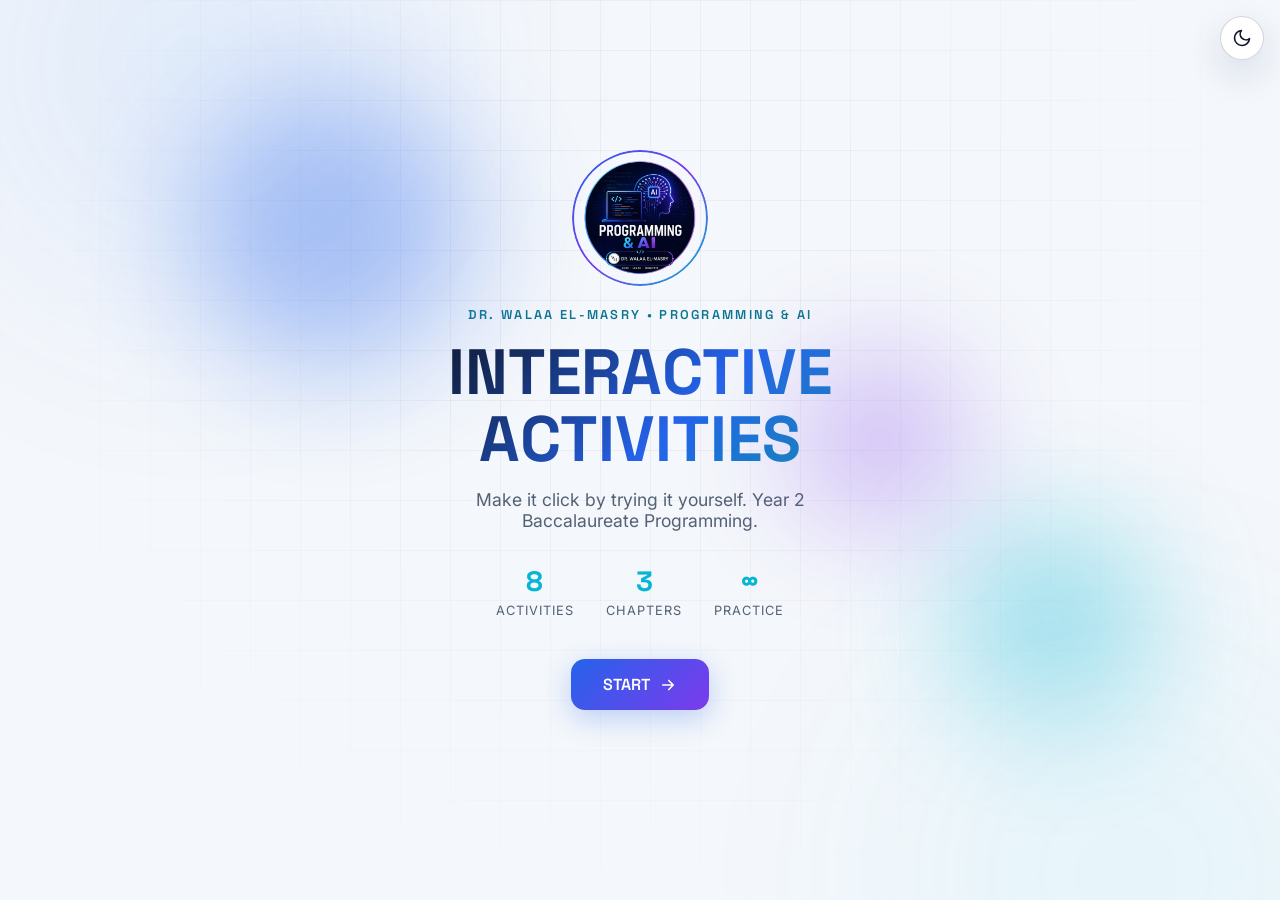
<file: index.html>
<!DOCTYPE html>
<html lang="en" data-theme="dark">
<head>
  <meta charset="UTF-8">
  <meta name="viewport" content="width=device-width, initial-scale=1.0">
  <title>Interactive Activities | Dr. Walaa El-Masry — Programming & AI</title>
  <meta name="description" content="Interactive programming activities for Year 2 Baccalaureate. Learn by trying — Dr. Walaa El-Masry.">
  <meta name="theme-color" content="#0B0D12">
  <link rel="icon" type="image/webp" href="assets/images/logo.webp">
  <link rel="preconnect" href="https://fonts.googleapis.com">
  <link rel="preconnect" href="https://fonts.gstatic.com" crossorigin>
  <link rel="stylesheet" href="https://fonts.googleapis.com/css2?family=Space+Grotesk:wght@400;500;600;700&family=Inter:wght@300;400;500;600&family=JetBrains+Mono:wght@400;500&display=swap">
  <link rel="stylesheet" href="css/style.css">
  <script>
    (function () {
      var t = null;
      try { t = localStorage.getItem('theme'); } catch (e) {}
      if (t !== 'light' && t !== 'dark') {
        t = window.matchMedia && window.matchMedia('(prefers-color-scheme: light)').matches ? 'light' : 'dark';
      }
      document.documentElement.setAttribute('data-theme', t);
    })();
  </script>
</head>
<body>
  <div class="bg-grid" aria-hidden="true"></div>
  <div class="bg-glow bg-glow-1" aria-hidden="true"></div>
  <div class="bg-glow bg-glow-2" aria-hidden="true"></div>

  <button id="theme-toggle" class="theme-toggle" type="button" aria-label="Switch theme" title="Light / Dark">
    <svg class="icon-sun" viewBox="0 0 24 24" width="20" height="20" fill="none" stroke="currentColor" stroke-width="2" stroke-linecap="round" stroke-linejoin="round"><circle cx="12" cy="12" r="4"/><path d="M12 2v2M12 20v2M4.93 4.93l1.41 1.41M17.66 17.66l1.41 1.41M2 12h2M20 12h2M4.93 19.07l1.41-1.41M17.66 6.34l1.41-1.41"/></svg>
    <svg class="icon-moon" viewBox="0 0 24 24" width="20" height="20" fill="none" stroke="currentColor" stroke-width="2" stroke-linecap="round" stroke-linejoin="round"><path d="M21 12.79A9 9 0 1 1 11.21 3 7 7 0 0 0 21 12.79z"/></svg>
  </button>

  <!-- Intro -->
  <section id="intro-screen" class="screen active">
    <div class="orb orb-1" aria-hidden="true"></div>
    <div class="orb orb-2" aria-hidden="true"></div>
    <div class="orb orb-3" aria-hidden="true"></div>
    <div class="logo-container">
      <div class="logo-ring"></div>
      <img src="assets/images/logo.webp" alt="Programming & AI — Dr. Walaa El-Masry">
    </div>
    <p class="eyebrow">DR. WALAA EL-MASRY • PROGRAMMING & AI</p>
    <h1 class="main-title">INTERACTIVE<br>ACTIVITIES</h1>
    <p class="subtitle">Make it click by trying it yourself. Year 2 Baccalaureate Programming.</p>
    <div class="stats">
      <div class="stat"><span class="stat-num">8</span><span class="stat-label">Activities</span></div>
      <div class="stat"><span class="stat-num">3</span><span class="stat-label">Chapters</span></div>
      <div class="stat"><span class="stat-num">∞</span><span class="stat-label">Practice</span></div>
    </div>
    <button id="start-btn" class="start-btn" type="button">
      <span>START</span>
      <svg viewBox="0 0 24 24" width="18" height="18" fill="none" stroke="currentColor" stroke-width="2.2" stroke-linecap="round" stroke-linejoin="round"><path d="M5 12h14M13 6l6 6-6 6"/></svg>
    </button>
  </section>

  <!-- Activities -->
  <section id="activities-screen" class="screen">
    <header class="header">
      <div class="header-left">
        <img src="assets/images/logo.webp" alt="" class="header-logo">
        <h2>ACTIVITIES LAB</h2>
      </div>
      <div class="header-right">
        <button class="back-btn" id="open-links" type="button">🔗 LINKS</button>
        <span class="chapters-count">8 ACTIVITIES</span>
      </div>
    </header>

    <div class="section-head">
      <button class="back-btn" id="back-to-welcome" type="button">← BACK TO WELCOME</button>
      <p class="header-subtitle">Choose a topic, try it out, and improve with every attempt.</p>
    </div>

    <div class="search-wrap">
      <svg viewBox="0 0 24 24" width="18" height="18" fill="none" stroke="currentColor" stroke-width="2" stroke-linecap="round" stroke-linejoin="round"><circle cx="11" cy="11" r="7"/><path d="M21 21l-4.3-4.3"/></svg>
      <input id="search-input" type="search" placeholder="Search activities or topics..." autocomplete="off">
    </div>

    <div class="chips" id="filters">
      <button class="chip on" data-f="all" type="button">ALL</button>
      <button class="chip" data-f="network" type="button">Network Security</button>
      <button class="chip" data-f="crypto" type="button">Cryptography</button>
      <button class="chip" data-f="incident" type="button">Incident Response</button>
      <button class="chip" data-f="web" type="button">Web Applications</button>
    </div>

    <div class="activities-grid" id="activities-grid">
      <!-- cards injected by JS or static -->
      <article class="activity-card" data-cat="network" data-title="Network Defender">
        <div class="card-top">
          <span class="card-badge">Chapter 2</span>
          <span class="card-tag">Network Security Design</span>
        </div>
        <h3>Network Defender</h3>
        <p>Secure headquarters, the branch, and remote staff. Choose the right layers of protection.</p>
        <div class="card-topics"><span>Firewall</span><span>DMZ</span><span>VPN</span></div>
        <a href="games/network-defender.html" class="card-btn">Start activity →</a>
      </article>

      <article class="activity-card" data-cat="crypto" data-title="MFA Lab">
        <div class="card-top">
          <span class="card-badge">Chapter 2</span>
          <span class="card-tag">Authentication</span>
        </div>
        <h3>MFA Lab</h3>
        <p>Is a password enough? Try signing in with a password and an OTP code.</p>
        <div class="card-topics"><span>Password</span><span>OTP</span><span>MFA</span></div>
        <a href="games/mfa.html" class="card-btn">Start activity →</a>
      </article>

      <article class="activity-card" data-cat="crypto" data-title="Public Key Lab">
        <div class="card-top">
          <span class="card-badge">Chapter 2</span>
          <span class="card-tag">Encryption</span>
        </div>
        <h3>Public Key Lab</h3>
        <p>Encrypt a message with a public key. Discover the role of the private key.</p>
        <div class="card-topics"><span>Public Key</span><span>Private Key</span></div>
        <a href="games/public-key.html" class="card-btn">Start activity →</a>
      </article>

      <article class="activity-card" data-cat="crypto" data-title="Digital Signature Lab">
        <div class="card-top">
          <span class="card-badge">Chapter 2</span>
          <span class="card-tag">Integrity</span>
        </div>
        <h3>Digital Signature Lab</h3>
        <p>Create a digital signature, change the data, and see verification fail.</p>
        <div class="card-topics"><span>Sign</span><span>Verify</span><span>Integrity</span></div>
        <a href="games/digital-signature.html" class="card-btn">Start activity →</a>
      </article>

      <article class="activity-card" data-cat="incident" data-title="Incident Commander">
        <div class="card-top">
          <span class="card-badge">Chapter 2</span>
          <span class="card-tag">Incident Response</span>
        </div>
        <h3>Incident Commander</h3>
        <p>Assess risks, contain malware, and restore the platform safely.</p>
        <div class="card-topics"><span>Identify</span><span>Contain</span><span>Recover</span></div>
        <a href="games/incident-commander.html" class="card-btn">Start activity →</a>
      </article>

      <article class="activity-card" data-cat="web" data-title="Trace the Request">
        <div class="card-top">
          <span class="card-badge">Chapter 3</span>
          <span class="card-tag">Web Architecture</span>
        </div>
        <h3>Trace the Request</h3>
        <p>Follow the data behind every click through Frontend, Backend, and Database.</p>
        <div class="card-topics"><span>Frontend</span><span>Backend</span><span>Database</span></div>
        <a href="games/trace-the-request.html" class="card-btn">Start activity →</a>
      </article>

      <article class="activity-card" data-cat="web" data-title="Web App Architect">
        <div class="card-top">
          <span class="card-badge">Chapter 3</span>
          <span class="card-tag">Web Architecture</span>
        </div>
        <h3>Web App Architect</h3>
        <p>Build Frontend, Backend, and Database layers. Test and fix the design.</p>
        <div class="card-topics"><span>Build</span><span>Simulate</span><span>Debug</span></div>
        <a href="games/web-app-architect.html" class="card-btn">Start activity →</a>
      </article>

      <article class="activity-card" data-cat="web" data-title="Web Chat Simulator">
        <div class="card-top">
          <span class="card-badge">Chapter 3</span>
          <span class="card-tag">HTTP / HTTPS</span>
        </div>
        <h3>Web Chat Simulator</h3>
        <p>Build HTTP requests, inspect JSON responses, and restore the full flow.</p>
        <div class="card-topics"><span>HTTP</span><span>API</span><span>JSON</span></div>
        <a href="games/web-chat-simulator.html" class="card-btn">Start activity →</a>
      </article>
    </div>

    <footer class="footer">
      <p>Dr. Walaa El-Masry • Programming & AI</p>
      <p class="footer-links">
        <a href="https://linktr.ee/DR_WalaaElMasry" target="_blank" rel="noopener">Linktree</a>
        <span aria-hidden="true">|</span>
        <a href="tel:01157566942">01157566942</a>
        <span aria-hidden="true">|</span>
        <a href="https://wa.me/201157566942" target="_blank" rel="noopener">WhatsApp</a>
      </p>
    </footer>
  </section>

  <!-- Links Screen -->
  <section id="links-screen" class="screen">
    <div class="certs-header">
      <button class="back-btn" id="links-back" type="button">← BACK TO ACTIVITIES</button>
    </div>
    <div class="certs-titles">
      <h2 class="certs-title">ALL LINKS</h2>
      <p class="certs-subtitle">Contact and resources — Dr. Walaa El-Masry</p>
    </div>
    <div class="links-wrap" id="links-list">
      <div class="link-group">
        <h3>Contact</h3>
        <a class="link-item" href="https://linktr.ee/DR_WalaaElMasry" target="_blank" rel="noopener">
          <span>Linktree</span>
          <span class="link-url">linktr.ee/DR_WalaaElMasry</span>
        </a>
        <a class="link-item" href="tel:01157566942">
          <span>Phone</span>
          <span class="link-url">01157566942</span>
        </a>
        <a class="link-item" href="https://wa.me/201157566942" target="_blank" rel="noopener">
          <span>WhatsApp</span>
          <span class="link-url">wa.me/201157566942</span>
        </a>
      </div>
      <div class="link-group" style="margin-top:1.75rem;">
        <h3>Activities</h3>
        <div id="activity-links"></div>
      </div>
    </div>
  </section>

  <script src="js/main.js"></script>
  <script src="js/share.js"></script>
  <script>
    (function () {
      const base = location.href.replace(/index\.html.*$/, '').replace(/\/?$/, '/');
      const acts = [
        { name: 'Network Defender', path: 'games/network-defender.html' },
        { name: 'MFA Lab', path: 'games/mfa.html' },
        { name: 'Public Key Lab', path: 'games/public-key.html' },
        { name: 'Digital Signature Lab', path: 'games/digital-signature.html' },
        { name: 'Incident Commander', path: 'games/incident-commander.html' },
        { name: 'Trace the Request', path: 'games/trace-the-request.html' },
        { name: 'Web App Architect', path: 'games/web-app-architect.html' },
        { name: 'Web Chat Simulator', path: 'games/web-chat-simulator.html' }
      ];
      const box = document.getElementById('activity-links');
      if (!box) return;
      acts.forEach(a => {
        const url = base + a.path;
        const row = document.createElement('div');
        row.className = 'link-item';
        row.style.cursor = 'default';
        row.innerHTML = '<span>' + a.name + '</span>' +
          '<span style="display:flex;gap:0.4rem;align-items:center;">' +
          '<span class="link-url" style="max-width:140px;overflow:hidden;text-overflow:ellipsis;white-space:nowrap;">' + a.path + '</span>' +
          '<button type="button" class="view-btn solid" style="padding:0.3rem 0.55rem;font-size:0.75rem;" data-copy="' + url + '">COPY</button>' +
          '<a class="view-btn" style="padding:0.3rem 0.55rem;font-size:0.75rem;" href="' + a.path + '">OPEN</a></span>';
        box.appendChild(row);
      });
      box.addEventListener('click', (e) => {
        const btn = e.target.closest('[data-copy]');
        if (!btn) return;
        navigator.clipboard && navigator.clipboard.writeText(btn.dataset.copy).catch(function(){});
        btn.textContent = '✓';
        setTimeout(function(){ btn.textContent = 'COPY'; }, 1500);
      });
    })();
  </script>
</body>
</html>
</file>
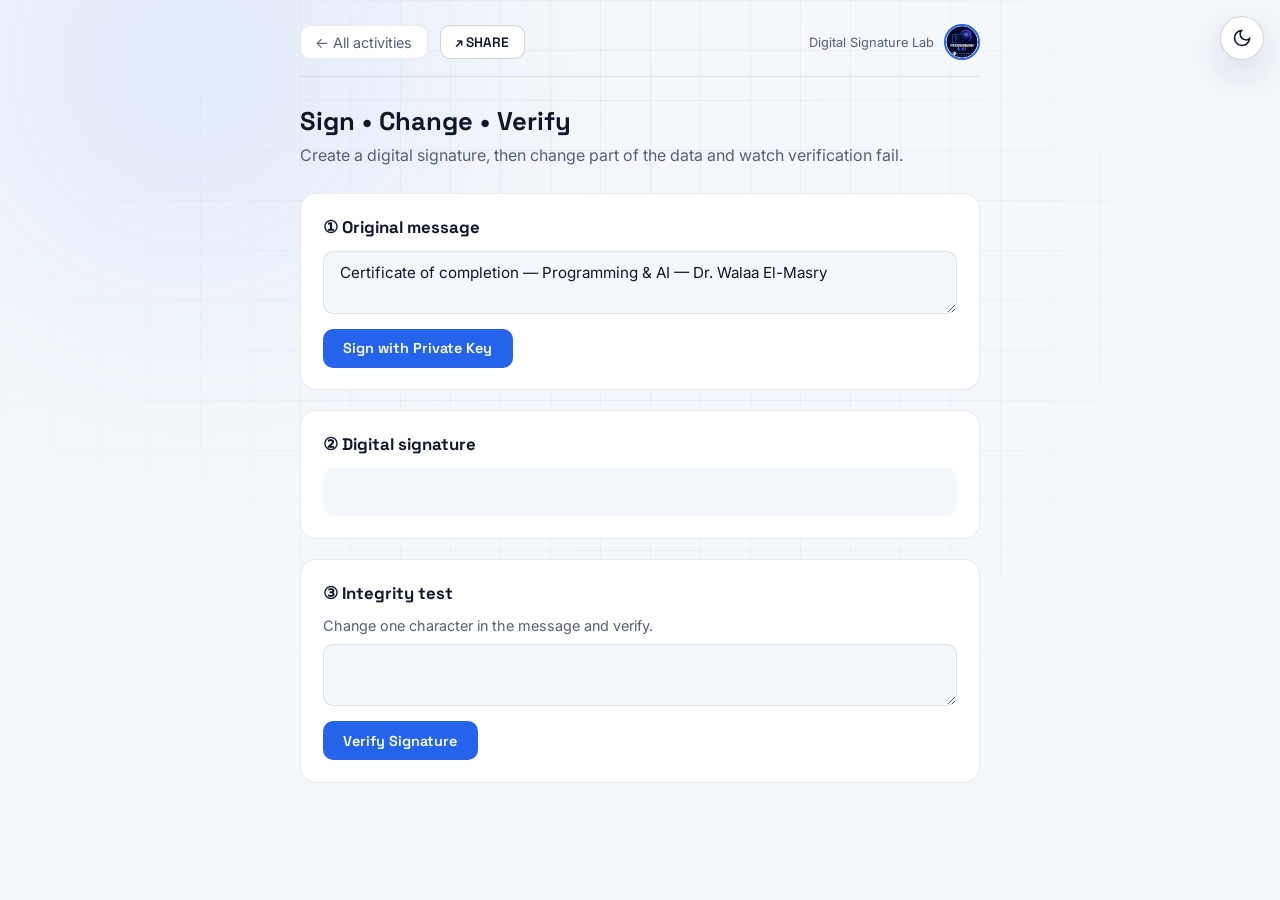
<file: games/digital-signature.html>
<!DOCTYPE html>
<html lang="en" data-theme="dark">
<head>
  <meta charset="UTF-8">
  <meta name="viewport" content="width=device-width, initial-scale=1.0">
  <title>Digital Signature Lab | Dr. Walaa El-Masry</title>
  <link rel="icon" type="image/webp" href="../assets/images/logo.webp">
  <link rel="stylesheet" href="https://fonts.googleapis.com/css2?family=Space+Grotesk:wght@400;500;600;700&family=Inter:wght@300;400;500;600&family=JetBrains+Mono:wght@400;500&display=swap">
  <link rel="stylesheet" href="../css/style.css">
  <script>(function(){var t=null;try{t=localStorage.getItem('theme')}catch(e){}if(t!=='light'&&t!=='dark'){t=window.matchMedia&&window.matchMedia('(prefers-color-scheme: light)').matches?'light':'dark'}document.documentElement.setAttribute('data-theme',t)})();</script>
</head>
<body>
  <div class="bg-grid" aria-hidden="true"></div>
  <div class="bg-glow bg-glow-1" aria-hidden="true"></div>
  <button id="theme-toggle" class="theme-toggle" type="button" aria-label="Theme">
    <svg class="icon-sun" viewBox="0 0 24 24" width="20" height="20" fill="none" stroke="currentColor" stroke-width="2"><circle cx="12" cy="12" r="4"/><path d="M12 2v2M12 20v2M4.93 4.93l1.41 1.41M17.66 17.66l1.41 1.41M2 12h2M20 12h2M4.93 19.07l1.41-1.41M17.66 6.34l1.41-1.41"/></svg>
    <svg class="icon-moon" viewBox="0 0 24 24" width="20" height="20" fill="none" stroke="currentColor" stroke-width="2"><path d="M21 12.79A9 9 0 1 1 11.21 3 7 7 0 0 0 21 12.79z"/></svg>
  </button>
  <div class="game-wrap">
    <div class="game-nav">
      <a href="../index.html">← All activities</a>
      <div class="game-brand"><span>Digital Signature Lab</span><img src="../assets/images/logo.webp" alt=""></div>
      <button type="button" class="share-trigger" id="share-btn" data-share>↗ SHARE</button>
    </div>
    <h1 class="game-title">Sign • Change • Verify</h1>
    <p class="game-desc">Create a digital signature, then change part of the data and watch verification fail.</p>
    <div class="lab-box">
      <h3>① Original message</h3>
      <textarea id="msg" rows="2">Certificate of completion — Programming & AI — Dr. Walaa El-Masry</textarea>
      <button class="btn" onclick="signMsg()">Sign with Private Key</button>
    </div>
    <div class="lab-box">
      <h3>② Digital signature</h3>
      <div id="signature" style="background:var(--bg-main);padding:1rem;border-radius:10px;font-family:'JetBrains Mono',monospace;word-break:break-all;min-height:48px;color:var(--accent-violet);font-size:0.85rem;"></div>
    </div>
    <div class="lab-box">
      <h3>③ Integrity test</h3>
      <p style="color:var(--text-secondary);margin-bottom:0.6rem;font-size:0.9rem;">Change one character in the message and verify.</p>
      <textarea id="msg2" rows="2"></textarea>
      <button class="btn" onclick="verify()">Verify Signature</button>
      <div id="verifyResult"></div>
    </div>
  </div>
  <script>
    document.getElementById('theme-toggle')?.addEventListener('click', () => {
      const cur = document.documentElement.getAttribute('data-theme');
      const next = cur === 'dark' ? 'light' : 'dark';
      document.documentElement.setAttribute('data-theme', next);
      try { localStorage.setItem('theme', next); } catch (e) {}
    });
    let sig = '';
    function simpleHash(str) {
      let h = 0;
      for (let i = 0; i < str.length; i++) { h = ((h << 5) - h) + str.charCodeAt(i); h |= 0; }
      return Math.abs(h).toString(16) + '-WALAA-SIG';
    }
    function signMsg() {
      const original = document.getElementById('msg').value;
      sig = simpleHash(original);
      document.getElementById('signature').textContent = sig;
      document.getElementById('msg2').value = original;
    }
    function verify() {
      const current = document.getElementById('msg2').value;
      const res = document.getElementById('verifyResult');
      if (!sig) { res.innerHTML = '<div class="result error">Sign the message first</div>'; return; }
      if (simpleHash(current) === sig) {
        res.innerHTML = '<div class="result success">Signature valid — message was not altered (Integrity OK)</div>';
      } else {
        res.innerHTML = '<div class="result error">Signature invalid — the message was changed. Digital signatures protect data integrity.</div>';
      }
    }
  </script>
  <script src="../js/share.js"></script>
</body>
</html>
</file>
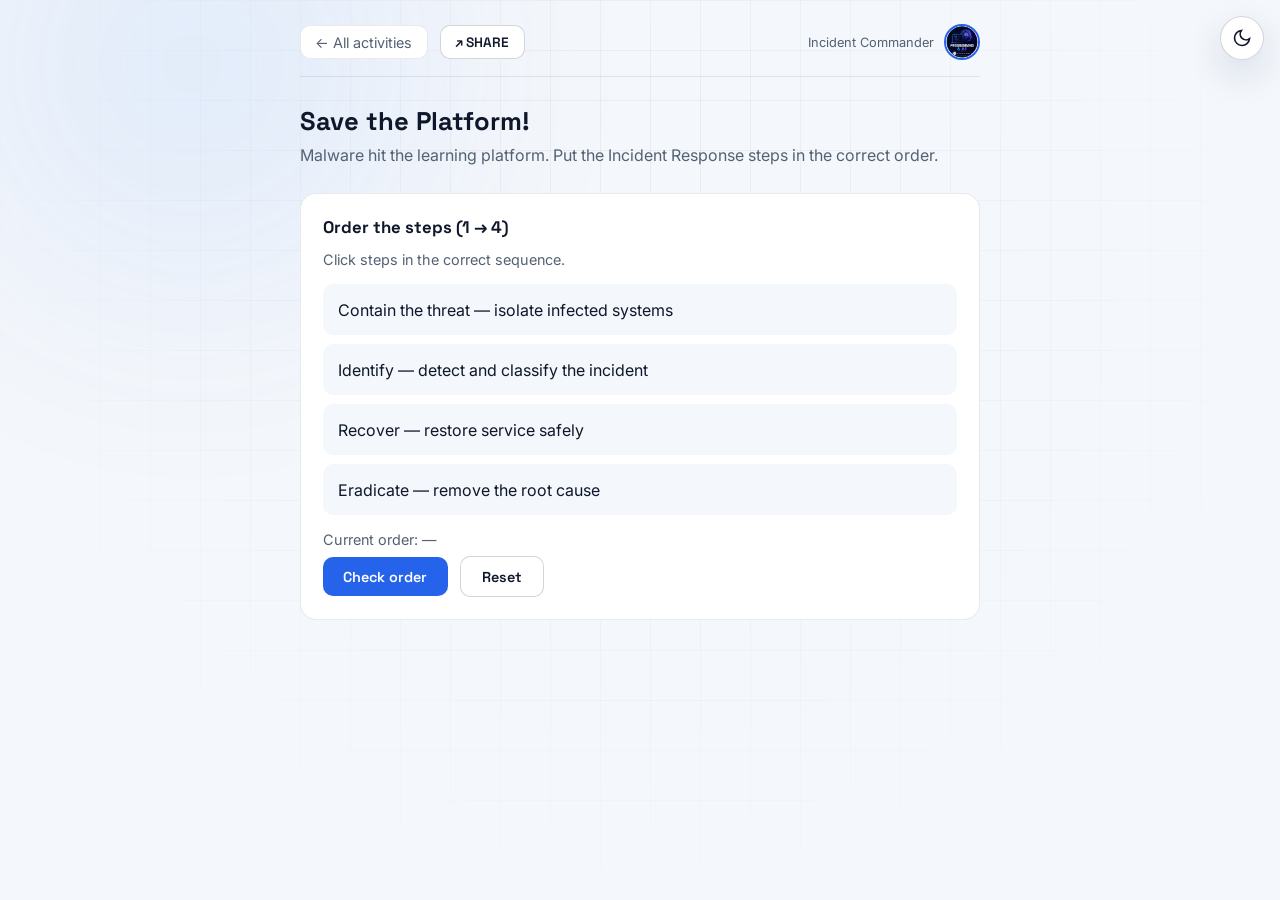
<file: games/incident-commander.html>
<!DOCTYPE html>
<html lang="en" data-theme="dark">
<head>
  <meta charset="UTF-8">
  <meta name="viewport" content="width=device-width, initial-scale=1.0">
  <title>Incident Commander | Dr. Walaa El-Masry</title>
  <link rel="icon" type="image/webp" href="../assets/images/logo.webp">
  <link rel="stylesheet" href="https://fonts.googleapis.com/css2?family=Space+Grotesk:wght@400;500;600;700&family=Inter:wght@300;400;500;600&display=swap">
  <link rel="stylesheet" href="../css/style.css">
  <script>(function(){var t=null;try{t=localStorage.getItem('theme')}catch(e){}if(t!=='light'&&t!=='dark'){t=window.matchMedia&&window.matchMedia('(prefers-color-scheme: light)').matches?'light':'dark'}document.documentElement.setAttribute('data-theme',t)})();</script>
</head>
<body>
  <div class="bg-grid" aria-hidden="true"></div>
  <div class="bg-glow bg-glow-1" aria-hidden="true"></div>
  <button id="theme-toggle" class="theme-toggle" type="button" aria-label="Theme">
    <svg class="icon-sun" viewBox="0 0 24 24" width="20" height="20" fill="none" stroke="currentColor" stroke-width="2"><circle cx="12" cy="12" r="4"/><path d="M12 2v2M12 20v2M4.93 4.93l1.41 1.41M17.66 17.66l1.41 1.41M2 12h2M20 12h2M4.93 19.07l1.41-1.41M17.66 6.34l1.41-1.41"/></svg>
    <svg class="icon-moon" viewBox="0 0 24 24" width="20" height="20" fill="none" stroke="currentColor" stroke-width="2"><path d="M21 12.79A9 9 0 1 1 11.21 3 7 7 0 0 0 21 12.79z"/></svg>
  </button>
  <div class="game-wrap">
    <div class="game-nav">
      <a href="../index.html">← All activities</a>
      <div class="game-brand"><span>Incident Commander</span><img src="../assets/images/logo.webp" alt=""></div>
      <button type="button" class="share-trigger" id="share-btn" data-share>↗ SHARE</button>
    </div>
    <h1 class="game-title">Save the Platform!</h1>
    <p class="game-desc">Malware hit the learning platform. Put the Incident Response steps in the correct order.</p>
    <div class="lab-box">
      <h3>Order the steps (1 → 4)</h3>
      <p style="color:var(--text-secondary);margin-bottom:1rem;font-size:0.9rem;">Click steps in the correct sequence.</p>
      <div id="steps">
        <div class="step-item" data-id="contain" style="background:var(--bg-main);padding:0.85rem;border-radius:10px;margin-bottom:0.55rem;cursor:pointer;border:2px solid transparent;" onclick="selectStep(this)">Contain the threat — isolate infected systems</div>
        <div class="step-item" data-id="identify" style="background:var(--bg-main);padding:0.85rem;border-radius:10px;margin-bottom:0.55rem;cursor:pointer;border:2px solid transparent;" onclick="selectStep(this)">Identify — detect and classify the incident</div>
        <div class="step-item" data-id="recover" style="background:var(--bg-main);padding:0.85rem;border-radius:10px;margin-bottom:0.55rem;cursor:pointer;border:2px solid transparent;" onclick="selectStep(this)">Recover — restore service safely</div>
        <div class="step-item" data-id="eradicate" style="background:var(--bg-main);padding:0.85rem;border-radius:10px;margin-bottom:0.55rem;cursor:pointer;border:2px solid transparent;" onclick="selectStep(this)">Eradicate — remove the root cause</div>
      </div>
      <p style="margin:1rem 0 0.5rem;color:var(--text-secondary);font-size:0.9rem;">Current order: <span id="orderDisplay">—</span></p>
      <button class="btn" onclick="checkOrder()">Check order</button>
      <button class="btn btn-secondary" onclick="resetOrder()" style="margin-inline-start:0.5rem;">Reset</button>
      <div id="result"></div>
    </div>
  </div>
  <script>
    document.getElementById('theme-toggle')?.addEventListener('click', () => {
      const cur = document.documentElement.getAttribute('data-theme');
      const next = cur === 'dark' ? 'light' : 'dark';
      document.documentElement.setAttribute('data-theme', next);
      try { localStorage.setItem('theme', next); } catch (e) {}
    });
    const correct = ['identify', 'contain', 'eradicate', 'recover'];
    let selected = [];
    function selectStep(el) {
      if (selected.includes(el.dataset.id)) return;
      selected.push(el.dataset.id);
      el.style.borderColor = 'var(--accent)';
      el.style.opacity = '0.7';
      document.getElementById('orderDisplay').textContent = selected.join(' → ');
    }
    function resetOrder() {
      selected = [];
      document.querySelectorAll('.step-item').forEach(el => { el.style.borderColor = 'transparent'; el.style.opacity = '1'; });
      document.getElementById('orderDisplay').textContent = '—';
      document.getElementById('result').innerHTML = '';
    }
    function checkOrder() {
      const res = document.getElementById('result');
      if (selected.length !== 4) { res.innerHTML = '<div class="result info">Select all 4 steps in order</div>'; return; }
      if (JSON.stringify(selected) === JSON.stringify(correct)) {
        res.innerHTML = '<div class="result success"><strong>Correct order</strong><br>Identify → Contain → Eradicate → Recover<br>This is the standard Incident Response sequence.</div>';
      } else {
        res.innerHTML = '<div class="result error">Not correct. Right order: Identify → Contain → Eradicate → Recover</div>';
      }
    }
  </script>
  <script src="../js/share.js"></script>
</body>
</html>
</file>
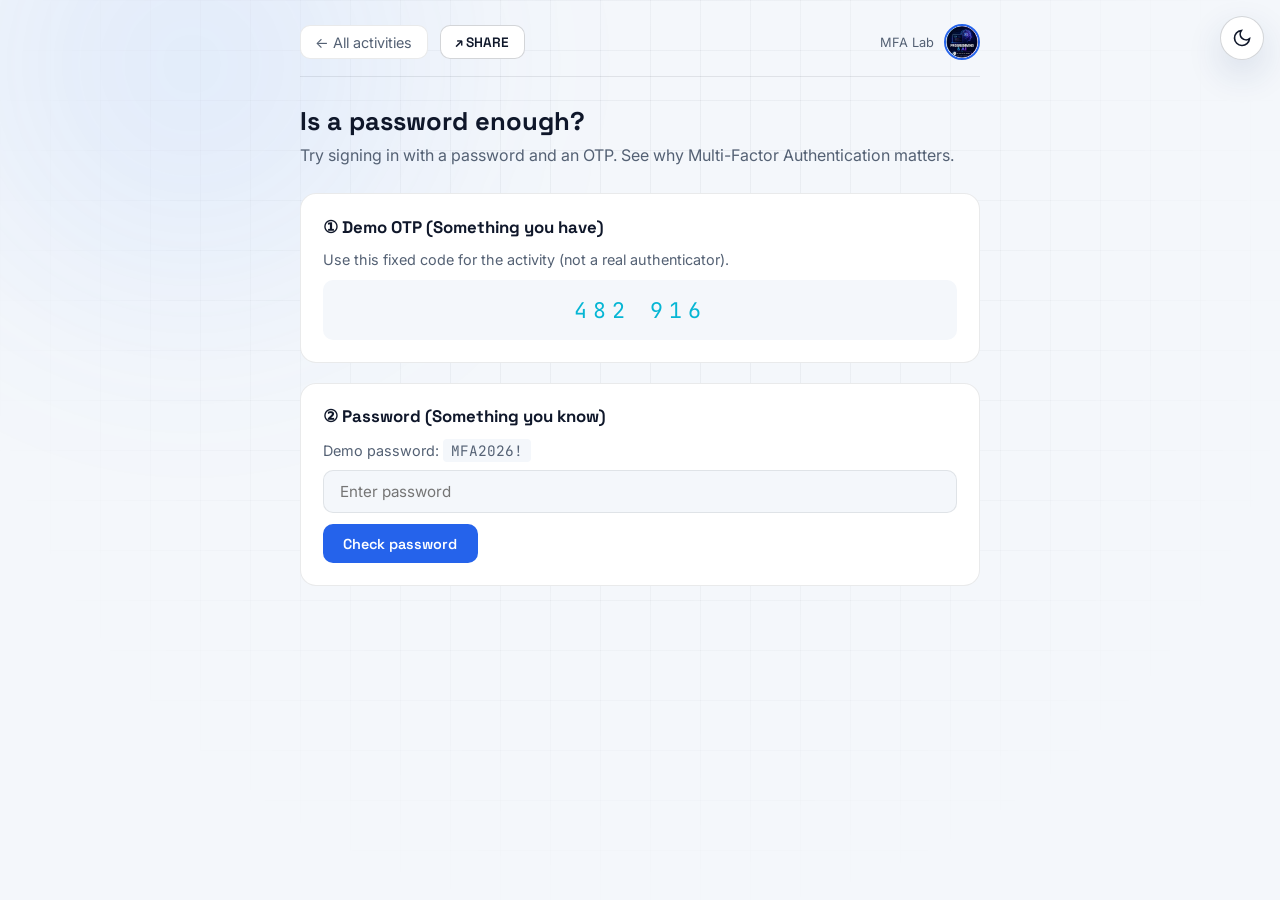
<file: games/mfa.html>
<!DOCTYPE html>
<html lang="en" data-theme="dark">
<head>
  <meta charset="UTF-8">
  <meta name="viewport" content="width=device-width, initial-scale=1.0">
  <title>MFA Lab | Dr. Walaa El-Masry</title>
  <link rel="icon" type="image/webp" href="../assets/images/logo.webp">
  <link rel="stylesheet" href="https://fonts.googleapis.com/css2?family=Space+Grotesk:wght@400;500;600;700&family=Inter:wght@300;400;500;600&family=JetBrains+Mono:wght@400;500&display=swap">
  <link rel="stylesheet" href="../css/style.css">
  <script>(function(){var t=null;try{t=localStorage.getItem('theme')}catch(e){}if(t!=='light'&&t!=='dark'){t=window.matchMedia&&window.matchMedia('(prefers-color-scheme: light)').matches?'light':'dark'}document.documentElement.setAttribute('data-theme',t)})();</script>
</head>
<body>
  <div class="bg-grid" aria-hidden="true"></div>
  <div class="bg-glow bg-glow-1" aria-hidden="true"></div>
  <button id="theme-toggle" class="theme-toggle" type="button" aria-label="Theme">
    <svg class="icon-sun" viewBox="0 0 24 24" width="20" height="20" fill="none" stroke="currentColor" stroke-width="2"><circle cx="12" cy="12" r="4"/><path d="M12 2v2M12 20v2M4.93 4.93l1.41 1.41M17.66 17.66l1.41 1.41M2 12h2M20 12h2M4.93 19.07l1.41-1.41M17.66 6.34l1.41-1.41"/></svg>
    <svg class="icon-moon" viewBox="0 0 24 24" width="20" height="20" fill="none" stroke="currentColor" stroke-width="2"><path d="M21 12.79A9 9 0 1 1 11.21 3 7 7 0 0 0 21 12.79z"/></svg>
  </button>

  <div class="game-wrap">
    <div class="game-nav">
      <a href="../index.html">← All activities</a>
      <div class="game-brand">
        <span>MFA Lab</span>
        <img src="../assets/images/logo.webp" alt="Dr. Walaa El-Masry">
      </div>
      <button type="button" class="share-trigger" id="share-btn" data-share>↗ SHARE</button>
    </div>

    <h1 class="game-title">Is a password enough?</h1>
    <p class="game-desc">Try signing in with a password and an OTP. See why Multi-Factor Authentication matters.</p>

    <div class="lab-box">
      <h3>① Demo OTP (Something you have)</h3>
      <p style="color:var(--text-secondary);margin-bottom:0.75rem;font-size:0.9rem;">Use this fixed code for the activity (not a real authenticator).</p>
      <div style="background:var(--bg-main);padding:1rem;border-radius:10px;font-family:'JetBrains Mono',monospace;font-size:1.35rem;text-align:center;letter-spacing:6px;color:var(--accent-cyan);">482 916</div>
    </div>

    <div class="lab-box">
      <h3>② Password (Something you know)</h3>
      <p style="color:var(--text-secondary);margin-bottom:0.6rem;font-size:0.9rem;">Demo password: <code style="background:var(--bg-main);padding:2px 8px;border-radius:4px;font-family:'JetBrains Mono',monospace;">MFA2026!</code></p>
      <input type="password" id="passwordInput" placeholder="Enter password">
      <button class="btn" onclick="checkPassword()">Check password</button>
      <div id="passResult"></div>
    </div>

    <div class="lab-box" id="otpBox" style="display:none;">
      <h3>③ OTP verification</h3>
      <input type="text" id="otpInput" placeholder="Enter OTP (482916)" maxlength="7">
      <button class="btn" onclick="checkOTP()">Verify OTP & Login</button>
      <div id="otpResult"></div>
    </div>

    <div class="lab-box" id="finalBox" style="display:none;">
      <h3>Result</h3>
      <div id="finalResult"></div>
    </div>
  </div>

  <script>
    document.getElementById('theme-toggle')?.addEventListener('click', () => {
      const cur = document.documentElement.getAttribute('data-theme');
      const next = cur === 'dark' ? 'light' : 'dark';
      document.documentElement.setAttribute('data-theme', next);
      try { localStorage.setItem('theme', next); } catch (e) {}
    });

    function checkPassword() {
      const val = document.getElementById('passwordInput').value;
      const res = document.getElementById('passResult');
      if (val === 'MFA2026!') {
        res.innerHTML = '<div class="result success">Password correct. Continue with OTP for stronger security.</div>';
        document.getElementById('otpBox').style.display = 'block';
      } else {
        res.innerHTML = '<div class="result error">Wrong password. Try MFA2026!</div>';
      }
    }

    function checkOTP() {
      const val = document.getElementById('otpInput').value.replace(/\s/g, '');
      const res = document.getElementById('otpResult');
      const finalBox = document.getElementById('finalBox');
      const finalRes = document.getElementById('finalResult');
      if (val === '482916') {
        res.innerHTML = '<div class="result success">OTP correct!</div>';
        finalBox.style.display = 'block';
        finalRes.innerHTML = '<div class="result success"><strong>Logged in with MFA</strong><br><br>Even if someone knows the password, they still need the OTP. That is Multi-Factor Authentication: something you know + something you have.</div>';
      } else {
        res.innerHTML = '<div class="result error">Wrong OTP. Use 482916</div>';
      }
    }
  </script>
  <script src="../js/share.js"></script>
</body>
</html>
</file>
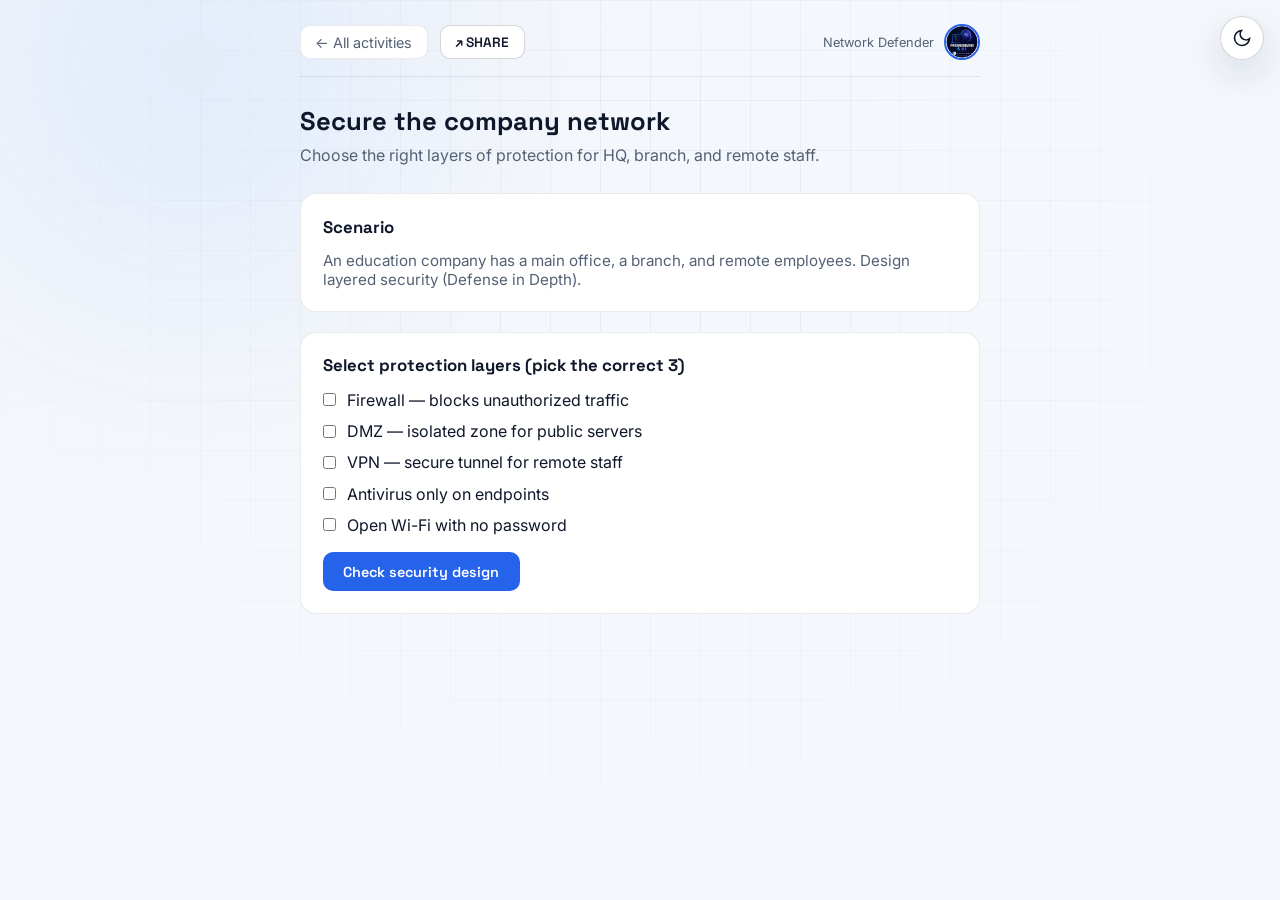
<file: games/network-defender.html>
<!DOCTYPE html>
<html lang="en" data-theme="dark">
<head>
  <meta charset="UTF-8">
  <meta name="viewport" content="width=device-width, initial-scale=1.0">
  <title>Network Defender | Dr. Walaa El-Masry</title>
  <link rel="icon" type="image/webp" href="../assets/images/logo.webp">
  <link rel="stylesheet" href="https://fonts.googleapis.com/css2?family=Space+Grotesk:wght@400;500;600;700&family=Inter:wght@300;400;500;600&display=swap">
  <link rel="stylesheet" href="../css/style.css">
  <script>(function(){var t=null;try{t=localStorage.getItem('theme')}catch(e){}if(t!=='light'&&t!=='dark'){t=window.matchMedia&&window.matchMedia('(prefers-color-scheme: light)').matches?'light':'dark'}document.documentElement.setAttribute('data-theme',t)})();</script>
</head>
<body>
  <div class="bg-grid" aria-hidden="true"></div>
  <div class="bg-glow bg-glow-1" aria-hidden="true"></div>
  <button id="theme-toggle" class="theme-toggle" type="button" aria-label="Theme">
    <svg class="icon-sun" viewBox="0 0 24 24" width="20" height="20" fill="none" stroke="currentColor" stroke-width="2"><circle cx="12" cy="12" r="4"/><path d="M12 2v2M12 20v2M4.93 4.93l1.41 1.41M17.66 17.66l1.41 1.41M2 12h2M20 12h2M4.93 19.07l1.41-1.41M17.66 6.34l1.41-1.41"/></svg>
    <svg class="icon-moon" viewBox="0 0 24 24" width="20" height="20" fill="none" stroke="currentColor" stroke-width="2"><path d="M21 12.79A9 9 0 1 1 11.21 3 7 7 0 0 0 21 12.79z"/></svg>
  </button>
  <div class="game-wrap">
    <div class="game-nav">
      <a href="../index.html">← All activities</a>
      <div class="game-brand"><span>Network Defender</span><img src="../assets/images/logo.webp" alt=""></div>
      <button type="button" class="share-trigger" id="share-btn" data-share>↗ SHARE</button>
    </div>
    <h1 class="game-title">Secure the company network</h1>
    <p class="game-desc">Choose the right layers of protection for HQ, branch, and remote staff.</p>
    <div class="lab-box">
      <h3>Scenario</h3>
      <p style="color:var(--text-secondary);font-size:0.95rem;">An education company has a main office, a branch, and remote employees. Design layered security (Defense in Depth).</p>
    </div>
    <div class="lab-box">
      <h3>Select protection layers (pick the correct 3)</h3>
      <div style="display:flex;flex-direction:column;gap:0.7rem;">
        <label style="display:flex;align-items:center;gap:0.7rem;cursor:pointer;"><input type="checkbox" value="firewall" class="layer"> Firewall — blocks unauthorized traffic</label>
        <label style="display:flex;align-items:center;gap:0.7rem;cursor:pointer;"><input type="checkbox" value="dmz" class="layer"> DMZ — isolated zone for public servers</label>
        <label style="display:flex;align-items:center;gap:0.7rem;cursor:pointer;"><input type="checkbox" value="vpn" class="layer"> VPN — secure tunnel for remote staff</label>
        <label style="display:flex;align-items:center;gap:0.7rem;cursor:pointer;"><input type="checkbox" value="antivirus" class="layer"> Antivirus only on endpoints</label>
        <label style="display:flex;align-items:center;gap:0.7rem;cursor:pointer;"><input type="checkbox" value="openwifi" class="layer"> Open Wi-Fi with no password</label>
      </div>
      <button class="btn" style="margin-top:1.1rem;" onclick="checkLayers()">Check security design</button>
      <div id="result"></div>
    </div>
  </div>
  <script>
    document.getElementById('theme-toggle')?.addEventListener('click', () => {
      const cur = document.documentElement.getAttribute('data-theme');
      const next = cur === 'dark' ? 'light' : 'dark';
      document.documentElement.setAttribute('data-theme', next);
      try { localStorage.setItem('theme', next); } catch (e) {}
    });
    function checkLayers() {
      const checked = Array.from(document.querySelectorAll('.layer:checked')).map(c => c.value);
      const res = document.getElementById('result');
      const good = ['firewall', 'dmz', 'vpn'];
      let score = 0;
      good.forEach(g => { if (checked.includes(g)) score++; });
      if (checked.includes('openwifi')) score = 0;
      if (score === 3 && !checked.includes('openwifi')) {
        res.innerHTML = '<div class="result success"><strong>Excellent design</strong><br>Firewall + DMZ + VPN = layered protection (Defense in Depth).</div>';
      } else if (checked.includes('openwifi')) {
        res.innerHTML = '<div class="result error">Open Wi-Fi is a serious risk. Remove it and try again.</div>';
      } else {
        res.innerHTML = `<div class="result info">You selected ${score}/3 correct layers. Aim for: Firewall + DMZ + VPN.</div>`;
      }
    }
  </script>
  <script src="../js/share.js"></script>
</body>
</html>
</file>
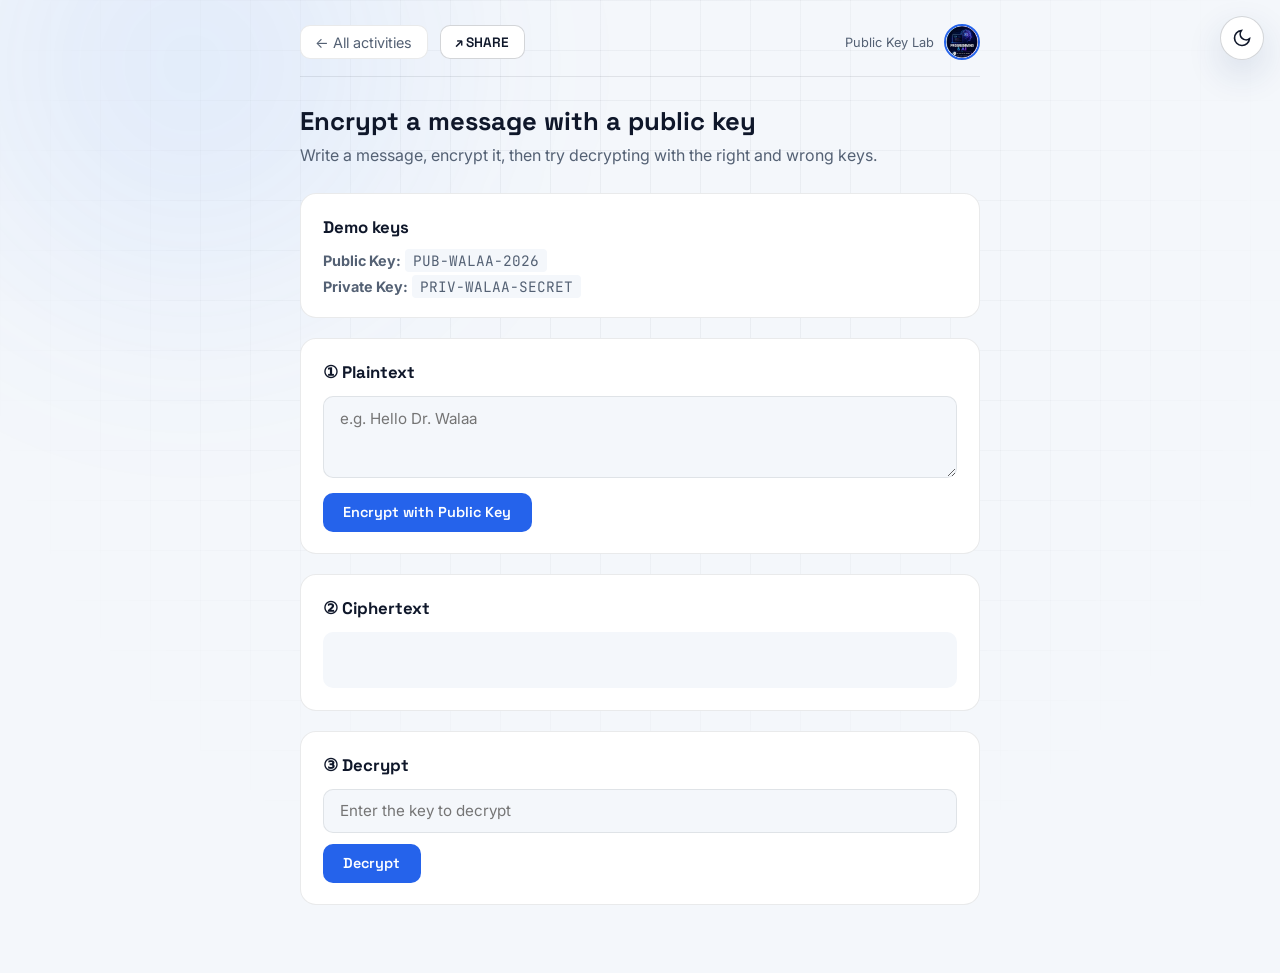
<file: games/public-key.html>
<!DOCTYPE html>
<html lang="en" data-theme="dark">
<head>
  <meta charset="UTF-8">
  <meta name="viewport" content="width=device-width, initial-scale=1.0">
  <title>Public Key Lab | Dr. Walaa El-Masry</title>
  <link rel="icon" type="image/webp" href="../assets/images/logo.webp">
  <link rel="stylesheet" href="https://fonts.googleapis.com/css2?family=Space+Grotesk:wght@400;500;600;700&family=Inter:wght@300;400;500;600&family=JetBrains+Mono:wght@400;500&display=swap">
  <link rel="stylesheet" href="../css/style.css">
  <script>(function(){var t=null;try{t=localStorage.getItem('theme')}catch(e){}if(t!=='light'&&t!=='dark'){t=window.matchMedia&&window.matchMedia('(prefers-color-scheme: light)').matches?'light':'dark'}document.documentElement.setAttribute('data-theme',t)})();</script>
</head>
<body>
  <div class="bg-grid" aria-hidden="true"></div>
  <div class="bg-glow bg-glow-1" aria-hidden="true"></div>
  <button id="theme-toggle" class="theme-toggle" type="button" aria-label="Theme">
    <svg class="icon-sun" viewBox="0 0 24 24" width="20" height="20" fill="none" stroke="currentColor" stroke-width="2"><circle cx="12" cy="12" r="4"/><path d="M12 2v2M12 20v2M4.93 4.93l1.41 1.41M17.66 17.66l1.41 1.41M2 12h2M20 12h2M4.93 19.07l1.41-1.41M17.66 6.34l1.41-1.41"/></svg>
    <svg class="icon-moon" viewBox="0 0 24 24" width="20" height="20" fill="none" stroke="currentColor" stroke-width="2"><path d="M21 12.79A9 9 0 1 1 11.21 3 7 7 0 0 0 21 12.79z"/></svg>
  </button>

  <div class="game-wrap">
    <div class="game-nav">
      <a href="../index.html">← All activities</a>
      <div class="game-brand"><span>Public Key Lab</span><img src="../assets/images/logo.webp" alt=""></div>
      <button type="button" class="share-trigger" id="share-btn" data-share>↗ SHARE</button>
    </div>

    <h1 class="game-title">Encrypt a message with a public key</h1>
    <p class="game-desc">Write a message, encrypt it, then try decrypting with the right and wrong keys.</p>

    <div class="lab-box">
      <h3>Demo keys</h3>
      <p style="color:var(--text-secondary);font-size:0.9rem;margin-bottom:0.4rem;"><strong>Public Key:</strong> <code style="font-family:'JetBrains Mono',monospace;background:var(--bg-main);padding:2px 8px;border-radius:4px;">PUB-WALAA-2026</code></p>
      <p style="color:var(--text-secondary);font-size:0.9rem;"><strong>Private Key:</strong> <code style="font-family:'JetBrains Mono',monospace;background:var(--bg-main);padding:2px 8px;border-radius:4px;">PRIV-WALAA-SECRET</code></p>
    </div>

    <div class="lab-box">
      <h3>① Plaintext</h3>
      <textarea id="plain" rows="3" placeholder="e.g. Hello Dr. Walaa"></textarea>
      <button class="btn" onclick="encryptMsg()">Encrypt with Public Key</button>
    </div>

    <div class="lab-box">
      <h3>② Ciphertext</h3>
      <div id="cipher" style="background:var(--bg-main);padding:1rem;border-radius:10px;font-family:'JetBrains Mono',monospace;word-break:break-all;min-height:56px;color:var(--accent-violet);font-size:0.85rem;"></div>
    </div>

    <div class="lab-box">
      <h3>③ Decrypt</h3>
      <input type="text" id="tryKey" placeholder="Enter the key to decrypt">
      <button class="btn" onclick="decryptMsg()">Decrypt</button>
      <div id="decryptResult"></div>
    </div>
  </div>

  <script>
    document.getElementById('theme-toggle')?.addEventListener('click', () => {
      const cur = document.documentElement.getAttribute('data-theme');
      const next = cur === 'dark' ? 'light' : 'dark';
      document.documentElement.setAttribute('data-theme', next);
      try { localStorage.setItem('theme', next); } catch (e) {}
    });

    let encrypted = '';
    function simpleEncrypt(text, key) {
      let result = '';
      for (let i = 0; i < text.length; i++) {
        result += String.fromCharCode(text.charCodeAt(i) + (key.charCodeAt(i % key.length) % 20) + 5);
      }
      return btoa(unescape(encodeURIComponent(result)));
    }
    function simpleDecrypt(cipher, key) {
      try {
        let text = decodeURIComponent(escape(atob(cipher)));
        let result = '';
        for (let i = 0; i < text.length; i++) {
          result += String.fromCharCode(text.charCodeAt(i) - (key.charCodeAt(i % key.length) % 20) - 5);
        }
        return result;
      } catch { return null; }
    }
    function encryptMsg() {
      const plain = document.getElementById('plain').value;
      if (!plain) { alert('Write a message first'); return; }
      encrypted = simpleEncrypt(plain, 'PUB-WALAA-2026');
      document.getElementById('cipher').textContent = encrypted;
    }
    function decryptMsg() {
      const key = document.getElementById('tryKey').value;
      const res = document.getElementById('decryptResult');
      if (!encrypted) { res.innerHTML = '<div class="result error">Encrypt a message first</div>'; return; }
      if (key === 'PRIV-WALAA-SECRET') {
        const plain = simpleDecrypt(encrypted, 'PUB-WALAA-2026');
        res.innerHTML = `<div class="result success"><strong>Decrypted successfully</strong><br><br>Original message: ${plain}<br><br>Only the private key can decrypt what was encrypted with the public key.</div>`;
      } else if (key === 'PUB-WALAA-2026') {
        res.innerHTML = '<div class="result error">The public key cannot decrypt. You need the private key.</div>';
      } else {
        res.innerHTML = '<div class="result error">Wrong key. Try PRIV-WALAA-SECRET</div>';
      }
    }
  </script>
  <script src="../js/share.js"></script>
</body>
</html>
</file>
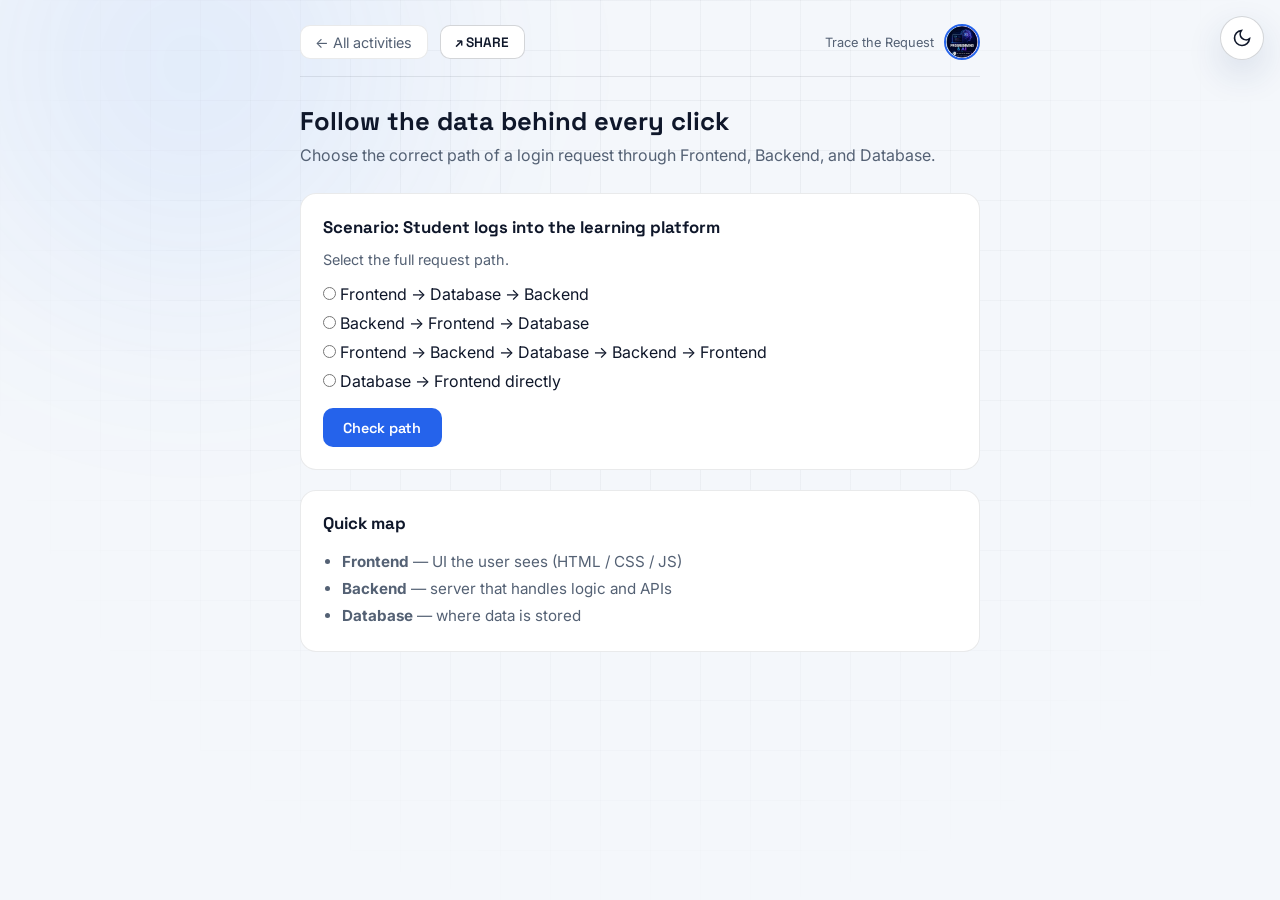
<file: games/trace-the-request.html>
<!DOCTYPE html>
<html lang="en" data-theme="dark">
<head>
  <meta charset="UTF-8">
  <meta name="viewport" content="width=device-width, initial-scale=1.0">
  <title>Trace the Request | Dr. Walaa El-Masry</title>
  <link rel="icon" type="image/webp" href="../assets/images/logo.webp">
  <link rel="stylesheet" href="https://fonts.googleapis.com/css2?family=Space+Grotesk:wght@400;500;600;700&family=Inter:wght@300;400;500;600&display=swap">
  <link rel="stylesheet" href="../css/style.css">
  <script>(function(){var t=null;try{t=localStorage.getItem('theme')}catch(e){}if(t!=='light'&&t!=='dark'){t=window.matchMedia&&window.matchMedia('(prefers-color-scheme: light)').matches?'light':'dark'}document.documentElement.setAttribute('data-theme',t)})();</script>
</head>
<body>
  <div class="bg-grid" aria-hidden="true"></div>
  <div class="bg-glow bg-glow-1" aria-hidden="true"></div>
  <button id="theme-toggle" class="theme-toggle" type="button" aria-label="Theme">
    <svg class="icon-sun" viewBox="0 0 24 24" width="20" height="20" fill="none" stroke="currentColor" stroke-width="2"><circle cx="12" cy="12" r="4"/><path d="M12 2v2M12 20v2M4.93 4.93l1.41 1.41M17.66 17.66l1.41 1.41M2 12h2M20 12h2M4.93 19.07l1.41-1.41M17.66 6.34l1.41-1.41"/></svg>
    <svg class="icon-moon" viewBox="0 0 24 24" width="20" height="20" fill="none" stroke="currentColor" stroke-width="2"><path d="M21 12.79A9 9 0 1 1 11.21 3 7 7 0 0 0 21 12.79z"/></svg>
  </button>
  <div class="game-wrap">
    <div class="game-nav">
      <a href="../index.html">← All activities</a>
      <div class="game-brand"><span>Trace the Request</span><img src="../assets/images/logo.webp" alt=""></div>
      <button type="button" class="share-trigger" id="share-btn" data-share>↗ SHARE</button>
    </div>
    <h1 class="game-title">Follow the data behind every click</h1>
    <p class="game-desc">Choose the correct path of a login request through Frontend, Backend, and Database.</p>
    <div class="lab-box">
      <h3>Scenario: Student logs into the learning platform</h3>
      <p style="color:var(--text-secondary);margin-bottom:1rem;font-size:0.9rem;">Select the full request path.</p>
      <div style="display:flex;flex-direction:column;gap:0.55rem;margin-bottom:1.1rem;">
        <label><input type="radio" name="path" value="1"> Frontend → Database → Backend</label>
        <label><input type="radio" name="path" value="2"> Backend → Frontend → Database</label>
        <label><input type="radio" name="path" value="3"> Frontend → Backend → Database → Backend → Frontend</label>
        <label><input type="radio" name="path" value="4"> Database → Frontend directly</label>
      </div>
      <button class="btn" onclick="checkPath()">Check path</button>
      <div id="result"></div>
    </div>
    <div class="lab-box">
      <h3>Quick map</h3>
      <ul style="color:var(--text-secondary);padding-inline-start:1.2rem;line-height:1.8;font-size:0.95rem;">
        <li><strong>Frontend</strong> — UI the user sees (HTML / CSS / JS)</li>
        <li><strong>Backend</strong> — server that handles logic and APIs</li>
        <li><strong>Database</strong> — where data is stored</li>
      </ul>
    </div>
  </div>
  <script>
    document.getElementById('theme-toggle')?.addEventListener('click', () => {
      const cur = document.documentElement.getAttribute('data-theme');
      const next = cur === 'dark' ? 'light' : 'dark';
      document.documentElement.setAttribute('data-theme', next);
      try { localStorage.setItem('theme', next); } catch (e) {}
    });
    function checkPath() {
      const selected = document.querySelector('input[name="path"]:checked');
      const res = document.getElementById('result');
      if (!selected) { res.innerHTML = '<div class="result info">Select a path first</div>'; return; }
      if (selected.value === '3') {
        res.innerHTML = '<div class="result success"><strong>Correct</strong><br>Request goes Frontend → Backend → Database, then the response travels back Backend → Frontend to the user.</div>';
      } else {
        res.innerHTML = '<div class="result error">Not correct. The full path returns to the Frontend at the end.</div>';
      }
    }
  </script>
  <script src="../js/share.js"></script>
</body>
</html>
</file>
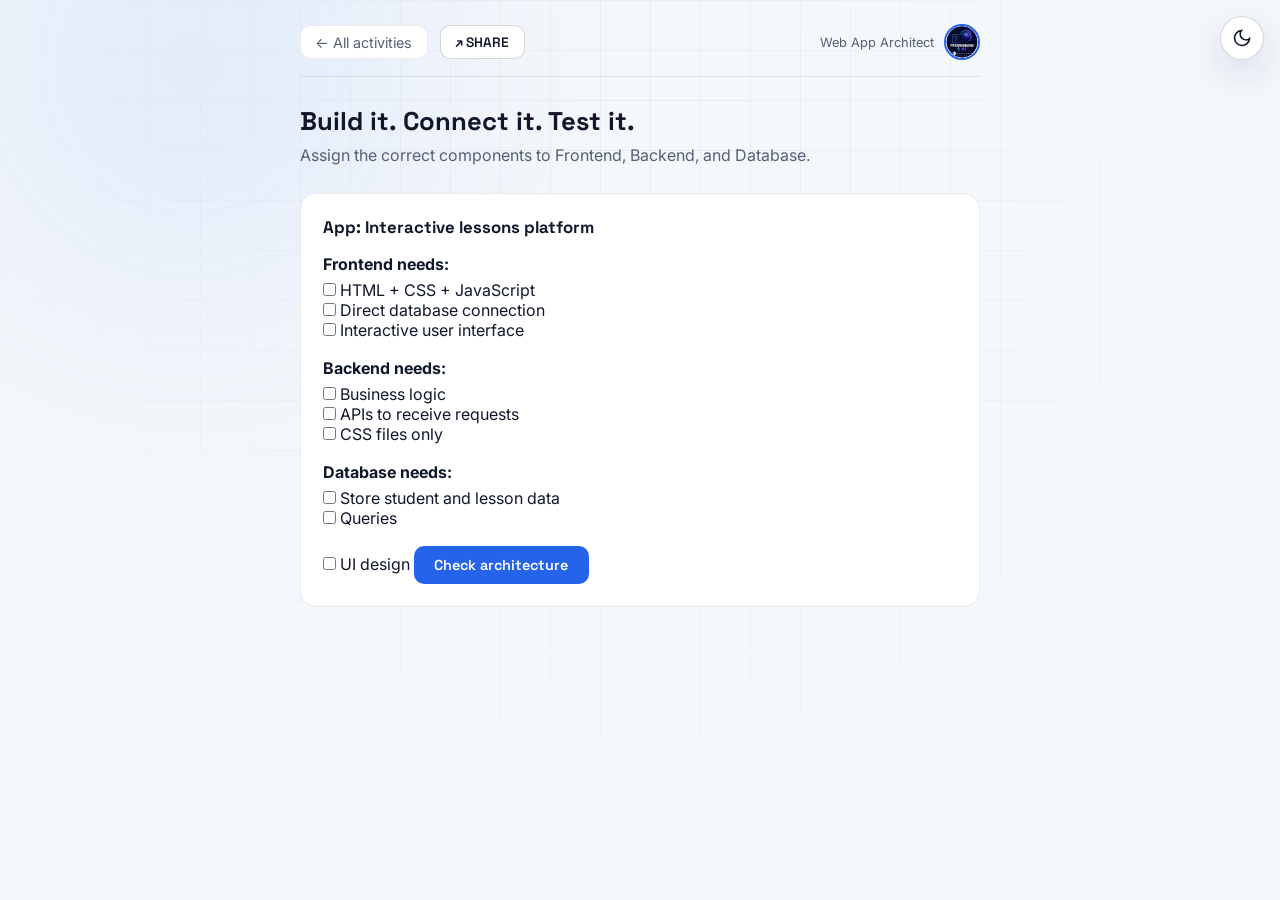
<file: games/web-app-architect.html>
<!DOCTYPE html>
<html lang="en" data-theme="dark">
<head>
  <meta charset="UTF-8">
  <meta name="viewport" content="width=device-width, initial-scale=1.0">
  <title>Web App Architect | Dr. Walaa El-Masry</title>
  <link rel="icon" type="image/webp" href="../assets/images/logo.webp">
  <link rel="stylesheet" href="https://fonts.googleapis.com/css2?family=Space+Grotesk:wght@400;500;600;700&family=Inter:wght@300;400;500;600&display=swap">
  <link rel="stylesheet" href="../css/style.css">
  <script>(function(){var t=null;try{t=localStorage.getItem('theme')}catch(e){}if(t!=='light'&&t!=='dark'){t=window.matchMedia&&window.matchMedia('(prefers-color-scheme: light)').matches?'light':'dark'}document.documentElement.setAttribute('data-theme',t)})();</script>
</head>
<body>
  <div class="bg-grid" aria-hidden="true"></div>
  <div class="bg-glow bg-glow-1" aria-hidden="true"></div>
  <button id="theme-toggle" class="theme-toggle" type="button" aria-label="Theme">
    <svg class="icon-sun" viewBox="0 0 24 24" width="20" height="20" fill="none" stroke="currentColor" stroke-width="2"><circle cx="12" cy="12" r="4"/><path d="M12 2v2M12 20v2M4.93 4.93l1.41 1.41M17.66 17.66l1.41 1.41M2 12h2M20 12h2M4.93 19.07l1.41-1.41M17.66 6.34l1.41-1.41"/></svg>
    <svg class="icon-moon" viewBox="0 0 24 24" width="20" height="20" fill="none" stroke="currentColor" stroke-width="2"><path d="M21 12.79A9 9 0 1 1 11.21 3 7 7 0 0 0 21 12.79z"/></svg>
  </button>
  <div class="game-wrap">
    <div class="game-nav">
      <a href="../index.html">← All activities</a>
      <div class="game-brand"><span>Web App Architect</span><img src="../assets/images/logo.webp" alt=""></div>
      <button type="button" class="share-trigger" id="share-btn" data-share>↗ SHARE</button>
    </div>
    <h1 class="game-title">Build it. Connect it. Test it.</h1>
    <p class="game-desc">Assign the correct components to Frontend, Backend, and Database.</p>
    <div class="lab-box">
      <h3>App: Interactive lessons platform</h3>
      <p style="margin:1rem 0 0.4rem;"><strong>Frontend needs:</strong></p>
      <label><input type="checkbox" class="fe" value="html"> HTML + CSS + JavaScript</label><br>
      <label><input type="checkbox" class="fe" value="db"> Direct database connection</label><br>
      <label><input type="checkbox" class="fe" value="ui"> Interactive user interface</label>
      <p style="margin:1.1rem 0 0.4rem;"><strong>Backend needs:</strong></p>
      <label><input type="checkbox" class="be" value="logic"> Business logic</label><br>
      <label><input type="checkbox" class="be" value="api"> APIs to receive requests</label><br>
      <label><input type="checkbox" class="be" value="css"> CSS files only</label>
      <p style="margin:1.1rem 0 0.4rem;"><strong>Database needs:</strong></p>
      <label><input type="checkbox" class="db" value="store"> Store student and lesson data</label><br>
      <label><input type="checkbox" class="db" value="query"> Queries</label><br>
      <label><input type="checkbox" class="db" value="design"> UI design</label>
      <button class="btn" style="margin-top:1.1rem;" onclick="checkArch()">Check architecture</button>
      <div id="result"></div>
    </div>
  </div>
  <script>
    document.getElementById('theme-toggle')?.addEventListener('click', () => {
      const cur = document.documentElement.getAttribute('data-theme');
      const next = cur === 'dark' ? 'light' : 'dark';
      document.documentElement.setAttribute('data-theme', next);
      try { localStorage.setItem('theme', next); } catch (e) {}
    });
    function checkArch() {
      const fe = Array.from(document.querySelectorAll('.fe:checked')).map(c => c.value);
      const be = Array.from(document.querySelectorAll('.be:checked')).map(c => c.value);
      const db = Array.from(document.querySelectorAll('.db:checked')).map(c => c.value);
      const res = document.getElementById('result');
      const feOk = fe.includes('html') && fe.includes('ui') && !fe.includes('db');
      const beOk = be.includes('logic') && be.includes('api') && !be.includes('css');
      const dbOk = db.includes('store') && db.includes('query') && !db.includes('design');
      if (feOk && beOk && dbOk) {
        res.innerHTML = '<div class="result success"><strong>Correct architecture</strong><br>Frontend = UI, Backend = logic + API, Database = storage & queries.</div>';
      } else {
        res.innerHTML = '<div class="result error">Some roles are mixed. Each layer has a clear job.</div>';
      }
    }
  </script>
  <script src="../js/share.js"></script>
</body>
</html>
</file>
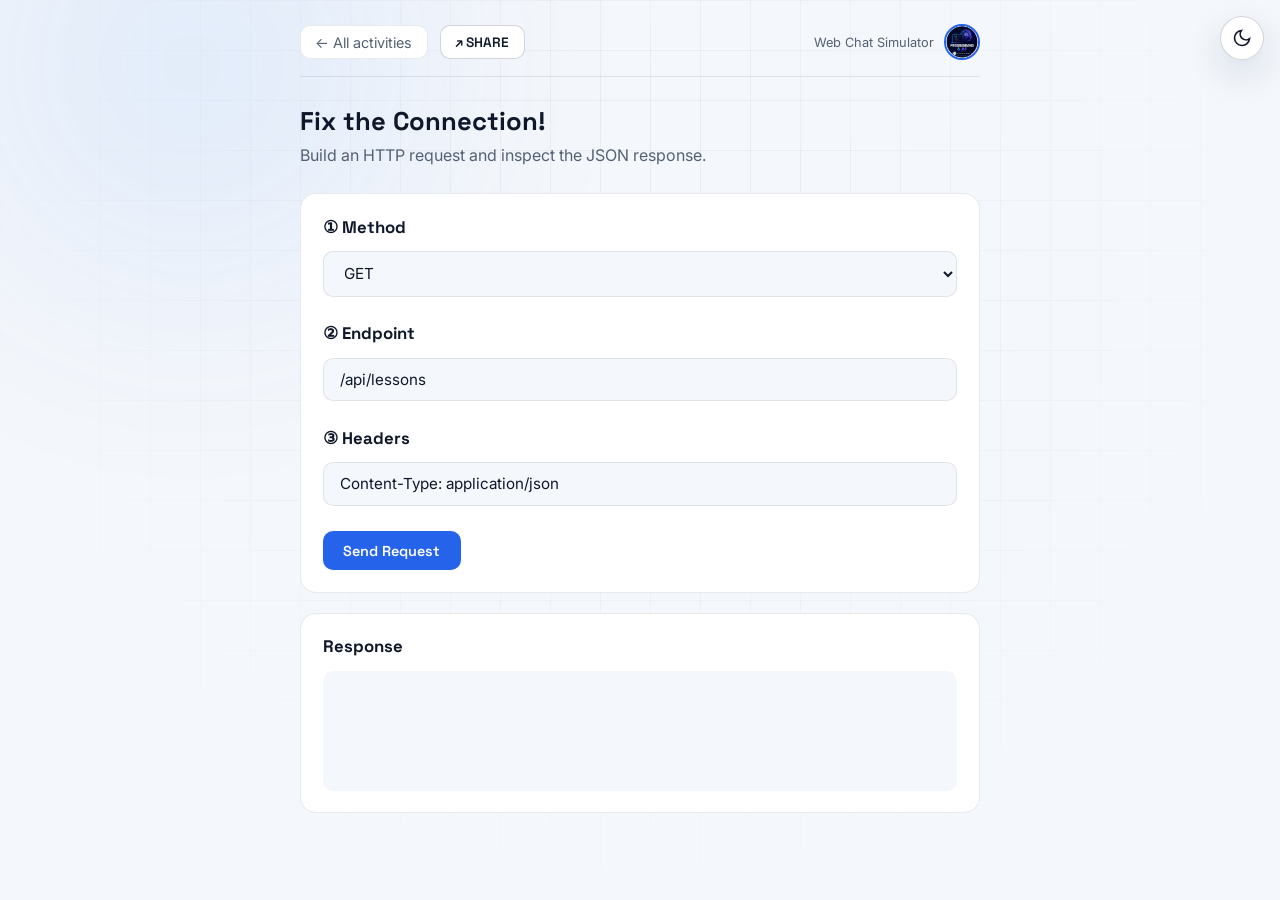
<file: games/web-chat-simulator.html>
<!DOCTYPE html>
<html lang="en" data-theme="dark">
<head>
  <meta charset="UTF-8">
  <meta name="viewport" content="width=device-width, initial-scale=1.0">
  <title>Web Chat Simulator | Dr. Walaa El-Masry</title>
  <link rel="icon" type="image/webp" href="../assets/images/logo.webp">
  <link rel="stylesheet" href="https://fonts.googleapis.com/css2?family=Space+Grotesk:wght@400;500;600;700&family=Inter:wght@300;400;500;600&family=JetBrains+Mono:wght@400;500&display=swap">
  <link rel="stylesheet" href="../css/style.css">
  <script>(function(){var t=null;try{t=localStorage.getItem('theme')}catch(e){}if(t!=='light'&&t!=='dark'){t=window.matchMedia&&window.matchMedia('(prefers-color-scheme: light)').matches?'light':'dark'}document.documentElement.setAttribute('data-theme',t)})();</script>
</head>
<body>
  <div class="bg-grid" aria-hidden="true"></div>
  <div class="bg-glow bg-glow-1" aria-hidden="true"></div>
  <button id="theme-toggle" class="theme-toggle" type="button" aria-label="Theme">
    <svg class="icon-sun" viewBox="0 0 24 24" width="20" height="20" fill="none" stroke="currentColor" stroke-width="2"><circle cx="12" cy="12" r="4"/><path d="M12 2v2M12 20v2M4.93 4.93l1.41 1.41M17.66 17.66l1.41 1.41M2 12h2M20 12h2M4.93 19.07l1.41-1.41M17.66 6.34l1.41-1.41"/></svg>
    <svg class="icon-moon" viewBox="0 0 24 24" width="20" height="20" fill="none" stroke="currentColor" stroke-width="2"><path d="M21 12.79A9 9 0 1 1 11.21 3 7 7 0 0 0 21 12.79z"/></svg>
  </button>
  <div class="game-wrap">
    <div class="game-nav">
      <a href="../index.html">← All activities</a>
      <div class="game-brand"><span>Web Chat Simulator</span><img src="../assets/images/logo.webp" alt=""></div>
      <button type="button" class="share-trigger" id="share-btn" data-share>↗ SHARE</button>
    </div>
    <h1 class="game-title">Fix the Connection!</h1>
    <p class="game-desc">Build an HTTP request and inspect the JSON response.</p>
    <div class="lab-box">
      <h3>① Method</h3>
      <select id="method">
        <option value="GET">GET</option>
        <option value="POST">POST</option>
        <option value="PUT">PUT</option>
        <option value="DELETE">DELETE</option>
      </select>
      <h3 style="margin-top:0.9rem;">② Endpoint</h3>
      <input type="text" id="endpoint" value="/api/lessons" placeholder="/api/...">
      <h3 style="margin-top:0.9rem;">③ Headers</h3>
      <input type="text" id="headers" value="Content-Type: application/json">
      <button class="btn" style="margin-top:0.9rem;" onclick="sendRequest()">Send Request</button>
    </div>
    <div class="lab-box">
      <h3>Response</h3>
      <pre id="response" style="background:var(--bg-main);padding:1rem;border-radius:10px;overflow:auto;min-height:120px;font-family:'JetBrains Mono',monospace;font-size:0.85rem;color:var(--accent-violet);margin:0;"></pre>
    </div>
  </div>
  <script>
    document.getElementById('theme-toggle')?.addEventListener('click', () => {
      const cur = document.documentElement.getAttribute('data-theme');
      const next = cur === 'dark' ? 'light' : 'dark';
      document.documentElement.setAttribute('data-theme', next);
      try { localStorage.setItem('theme', next); } catch (e) {}
    });
    function sendRequest() {
      const method = document.getElementById('method').value;
      const endpoint = document.getElementById('endpoint').value;
      const resEl = document.getElementById('response');
      if (!endpoint.startsWith('/')) {
        resEl.textContent = 'Error: Endpoint must start with /';
        return;
      }
      const fake = {
        'GET /api/lessons': { status: 200, body: { success: true, data: [{ id: 1, title: 'Introduction to AI', chapter: 1 }, { id: 2, title: 'Network Security', chapter: 2 }] } },
        'POST /api/lessons': { status: 201, body: { success: true, message: 'Lesson created', id: 3 } }
      };
      const key = method + ' ' + endpoint;
      const resp = fake[key] || { status: 404, body: { success: false, error: 'Endpoint not found in this simulator' } };
      const statusText = resp.status === 200 ? 'OK' : resp.status === 201 ? 'Created' : 'Not Found';
      resEl.textContent = `HTTP/1.1 ${resp.status} ${statusText}\nContent-Type: application/json\n\n` + JSON.stringify(resp.body, null, 2);
    }
  </script>
  <script src="../js/share.js"></script>
</body>
</html>
</file>
<file: css/style.css>
/* Programming Activities Lab — Dr. Walaa El-Masry
   Same identity as Chapters Archive */

:root,
:root[data-theme="dark"] {
  --bg-main: #0B0D12;
  --bg-secondary: #141821;
  --bg-card: #191E29;
  --bg-card-hover: #1e2431;
  --accent: #3B82F6;
  --accent-cyan: #22D3EE;
  --accent-text: #22D3EE;
  --accent-violet: #8B5CF6;
  --text-main: #F8FAFC;
  --text-secondary: #9CA3AF;
  --border: rgba(255, 255, 255, 0.08);
  --border-strong: rgba(255, 255, 255, 0.16);
  --glow: rgba(59, 130, 246, 0.4);
  --shadow: 0 15px 40px rgba(0, 0, 0, 0.4);
  --grid-line: rgba(255, 255, 255, 0.025);
  --title-grad: linear-gradient(135deg, #fff 0%, var(--accent-cyan) 100%);
  --btn-text: #fff;
  color-scheme: dark;
}

:root[data-theme="light"] {
  --bg-main: #F4F7FB;
  --bg-secondary: #FFFFFF;
  --bg-card: #FFFFFF;
  --bg-card-hover: #FFFFFF;
  --accent: #2563EB;
  --accent-cyan: #06B6D4;
  --accent-text: #0E7490;
  --accent-violet: #7C3AED;
  --text-main: #0F172A;
  --text-secondary: #546174;
  --border: rgba(15, 23, 42, 0.09);
  --border-strong: rgba(15, 23, 42, 0.18);
  --glow: rgba(37, 99, 235, 0.28);
  --shadow: 0 14px 36px rgba(30, 58, 110, 0.14);
  --grid-line: rgba(15, 23, 42, 0.045);
  --title-grad: linear-gradient(135deg, #0F172A 0%, #2563EB 60%, #0891B2 100%);
  --btn-text: #fff;
  color-scheme: light;
}

* { margin: 0; padding: 0; box-sizing: border-box; }
html { scroll-behavior: smooth; }

body {
  font-family: 'Inter', system-ui, sans-serif;
  background: var(--bg-main);
  color: var(--text-main);
  min-height: 100vh;
  overflow-x: hidden;
  -webkit-font-smoothing: antialiased;
  transition: background 0.4s ease, color 0.4s ease;
}

.bg-grid {
  position: fixed; inset: 0;
  background-image:
    linear-gradient(var(--grid-line) 1px, transparent 1px),
    linear-gradient(90deg, var(--grid-line) 1px, transparent 1px);
  background-size: 50px 50px;
  mask-image: radial-gradient(ellipse at 50% 30%, #000 20%, transparent 75%);
  -webkit-mask-image: radial-gradient(ellipse at 50% 30%, #000 20%, transparent 75%);
  pointer-events: none; z-index: 0;
}

.bg-glow {
  position: fixed; width: 60vmax; height: 60vmax; border-radius: 50%;
  filter: blur(90px); pointer-events: none; z-index: 0; opacity: 0.55;
}
.bg-glow-1 { top: -25vmax; left: -15vmax; background: radial-gradient(circle, rgba(59,130,246,0.22), transparent 65%); }
.bg-glow-2 { bottom: -28vmax; right: -18vmax; background: radial-gradient(circle, rgba(34,211,238,0.16), transparent 65%); }

.screen { display: none; min-height: 100vh; position: relative; z-index: 1; }
.screen.active { display: block; animation: screenIn 0.5s ease both; }
@keyframes screenIn { from { opacity: 0; transform: translateY(12px); } to { opacity: 1; transform: none; } }

/* Theme toggle */
.theme-toggle {
  position: fixed; top: 1rem; right: 1rem; z-index: 900;
  width: 44px; height: 44px; border-radius: 50%;
  display: grid; place-items: center;
  background: var(--bg-card); color: var(--text-main);
  border: 1px solid var(--border-strong); cursor: pointer;
  box-shadow: var(--shadow);
  transition: transform 0.25s ease, border-color 0.25s;
}
.theme-toggle:hover { transform: scale(1.06); border-color: var(--accent); }
:root[data-theme="dark"] .icon-sun { display: block; }
:root[data-theme="dark"] .icon-moon { display: none; }
:root[data-theme="light"] .icon-sun { display: none; }
:root[data-theme="light"] .icon-moon { display: block; }

/* Intro */
#intro-screen {
  display: none;
  flex-direction: column;
  align-items: center;
  justify-content: center;
  text-align: center;
  padding: 2rem 1.5rem 4rem;
  min-height: 100vh;
}
#intro-screen.active { display: flex; }

.orb {
  position: absolute; border-radius: 50%; filter: blur(60px); opacity: 0.35; pointer-events: none;
}
.orb-1 { width: 280px; height: 280px; background: var(--accent); top: 10%; left: 15%; animation: float 12s ease-in-out infinite; }
.orb-2 { width: 200px; height: 200px; background: var(--accent-cyan); bottom: 20%; right: 10%; animation: float 15s ease-in-out infinite reverse; }
.orb-3 { width: 160px; height: 160px; background: var(--accent-violet); top: 40%; right: 25%; animation: float 10s ease-in-out infinite; }
@keyframes float { 0%,100% { transform: translate(0,0); } 50% { transform: translate(20px,-30px); } }

.logo-container {
  position: relative; width: 120px; height: 120px; margin-bottom: 1.75rem;
}
.logo-ring {
  position: absolute; inset: -8px; border-radius: 50%;
  border: 2px solid transparent;
  background: linear-gradient(135deg, var(--accent), var(--accent-violet), var(--accent-cyan)) border-box;
  -webkit-mask: linear-gradient(#fff 0 0) padding-box, linear-gradient(#fff 0 0);
  mask: linear-gradient(#fff 0 0) padding-box, linear-gradient(#fff 0 0);
  -webkit-mask-composite: xor; mask-composite: exclude;
  animation: spin 12s linear infinite;
}
@keyframes spin { to { transform: rotate(360deg); } }
.logo-container img {
  width: 100%; height: 100%; border-radius: 50%; object-fit: cover;
  border: 3px solid var(--bg-main);
}

.eyebrow {
  font-family: 'Space Grotesk', sans-serif;
  font-size: 0.8rem; font-weight: 600; letter-spacing: 0.18em;
  color: var(--accent-text); margin-bottom: 1rem; text-transform: uppercase;
}
.main-title {
  font-family: 'Space Grotesk', sans-serif;
  font-size: clamp(2.4rem, 7vw, 4rem); font-weight: 700; line-height: 1.05;
  background: var(--title-grad); -webkit-background-clip: text; background-clip: text;
  -webkit-text-fill-color: transparent; margin-bottom: 1rem;
}
.subtitle {
  color: var(--text-secondary); font-size: 1.1rem; max-width: 420px; margin-bottom: 2rem;
}

.stats {
  display: flex; gap: 2rem; margin-bottom: 2.5rem; flex-wrap: wrap; justify-content: center;
}
.stat { text-align: center; }
.stat-num {
  display: block; font-family: 'Space Grotesk', sans-serif;
  font-size: 1.75rem; font-weight: 700; color: var(--accent-cyan);
}
.stat-label { font-size: 0.8rem; color: var(--text-secondary); text-transform: uppercase; letter-spacing: 0.08em; }

.start-btn {
  display: inline-flex; align-items: center; gap: 0.6rem;
  background: linear-gradient(135deg, var(--accent), var(--accent-violet));
  color: var(--btn-text); border: none; padding: 0.95rem 2rem;
  border-radius: 14px; font-family: 'Space Grotesk', sans-serif;
  font-weight: 600; font-size: 1rem; cursor: pointer;
  box-shadow: 0 8px 28px var(--glow);
  transition: transform 0.2s, box-shadow 0.2s;
}
.start-btn:hover { transform: translateY(-2px); box-shadow: 0 12px 32px var(--glow); }

/* Header */
.header {
  display: flex; align-items: center; justify-content: space-between;
  padding: 1.1rem 1.5rem; border-bottom: 1px solid var(--border);
  position: sticky; top: 0; background: color-mix(in srgb, var(--bg-main) 88%, transparent);
  backdrop-filter: blur(12px); z-index: 50;
}
.header-left { display: flex; align-items: center; gap: 0.75rem; }
.header-logo { width: 36px; height: 36px; border-radius: 50%; object-fit: cover; border: 2px solid var(--accent); }
.header h2 {
  font-family: 'Space Grotesk', sans-serif; font-size: 1rem; font-weight: 600; letter-spacing: 0.06em;
}
.header-right { display: flex; align-items: center; gap: 0.75rem; }
.chapters-count {
  font-size: 0.75rem; color: var(--text-secondary); letter-spacing: 0.06em;
  background: var(--bg-card); padding: 0.35rem 0.7rem; border-radius: 999px; border: 1px solid var(--border);
}

.back-btn {
  background: var(--bg-card); color: var(--text-main); border: 1px solid var(--border-strong);
  padding: 0.45rem 0.9rem; border-radius: 10px; font-size: 0.85rem; cursor: pointer;
  transition: border-color 0.2s, background 0.2s;
}
.back-btn:hover { border-color: var(--accent); background: var(--bg-card-hover); }

.section-head {
  padding: 1.5rem 1.5rem 0.5rem; display: flex; flex-wrap: wrap; gap: 1rem; align-items: center;
}
.header-subtitle { color: var(--text-secondary); font-size: 0.95rem; }

.search-wrap {
  margin: 1rem 1.5rem; display: flex; align-items: center; gap: 0.6rem;
  background: var(--bg-card); border: 1px solid var(--border); border-radius: 12px;
  padding: 0.65rem 1rem; max-width: 480px;
}
.search-wrap input {
  flex: 1; background: transparent; border: none; color: var(--text-main); font-size: 0.95rem; outline: none;
}
.search-wrap svg { color: var(--text-secondary); flex-shrink: 0; }

.chips {
  display: flex; flex-wrap: wrap; gap: 0.5rem; padding: 0 1.5rem 1.25rem;
}
.chip {
  background: var(--bg-card); border: 1px solid var(--border); color: var(--text-secondary);
  padding: 0.4rem 0.9rem; border-radius: 999px; font-size: 0.8rem; cursor: pointer;
  transition: all 0.2s;
}
.chip:hover, .chip.on {
  background: rgba(59, 130, 246, 0.15); border-color: var(--accent); color: var(--accent-text);
}

/* Activity cards */
.activities-grid {
  display: grid;
  grid-template-columns: repeat(auto-fill, minmax(300px, 1fr));
  gap: 1.25rem;
  padding: 0 1.5rem 3rem;
}

.activity-card {
  background: var(--bg-card);
  border: 1px solid var(--border);
  border-radius: 16px;
  padding: 1.35rem;
  display: flex; flex-direction: column;
  transition: transform 0.25s, border-color 0.25s, box-shadow 0.25s, background 0.3s;
}
.activity-card:hover {
  transform: translateY(-4px);
  border-color: rgba(59, 130, 246, 0.35);
  box-shadow: var(--shadow);
  background: var(--bg-card-hover);
}

.card-top { display: flex; flex-wrap: wrap; gap: 0.4rem; margin-bottom: 0.75rem; }
.card-badge {
  font-size: 0.7rem; font-weight: 600; letter-spacing: 0.04em;
  background: rgba(59, 130, 246, 0.15); color: var(--accent-text);
  padding: 0.2rem 0.55rem; border-radius: 6px;
}
.card-tag {
  font-size: 0.7rem; color: var(--text-secondary);
  background: var(--bg-secondary); padding: 0.2rem 0.55rem; border-radius: 6px;
}

.activity-card h3 {
  font-family: 'Space Grotesk', sans-serif;
  font-size: 1.15rem; font-weight: 600; margin-bottom: 0.5rem;
}
.activity-card p {
  color: var(--text-secondary); font-size: 0.9rem; flex-grow: 1; margin-bottom: 1rem; line-height: 1.55;
}
.card-topics {
  display: flex; flex-wrap: wrap; gap: 0.35rem; margin-bottom: 1.1rem;
}
.card-topics span {
  font-size: 0.72rem; background: rgba(139, 92, 246, 0.12); color: #c4b5fd;
  padding: 0.18rem 0.5rem; border-radius: 5px;
}
:root[data-theme="light"] .card-topics span { background: rgba(124, 58, 237, 0.1); color: #6d28d9; }

.card-btn {
  display: inline-block; text-align: center;
  background: linear-gradient(135deg, var(--accent), #6366f1);
  color: #fff; padding: 0.6rem 1rem; border-radius: 10px;
  text-decoration: none; font-weight: 600; font-size: 0.88rem;
  transition: opacity 0.2s;
}
.card-btn:hover { opacity: 0.9; }

/* Footer */
.footer {
  border-top: 1px solid var(--border);
  padding: 2rem 1.5rem; text-align: center;
}
.footer p { color: var(--text-secondary); font-size: 0.9rem; margin-bottom: 0.5rem; }
.footer-links { display: flex; justify-content: center; gap: 0.6rem; flex-wrap: wrap; }
.footer-links a { color: var(--accent-text); text-decoration: none; }
.footer-links a:hover { text-decoration: underline; }

/* Links screen */
.certs-header { padding: 1.25rem 1.5rem; }
.certs-titles { padding: 0 1.5rem 1.5rem; }
.certs-title {
  font-family: 'Space Grotesk', sans-serif; font-size: 1.75rem; font-weight: 700;
  background: var(--title-grad); -webkit-background-clip: text; background-clip: text;
  -webkit-text-fill-color: transparent;
}
.certs-subtitle { color: var(--text-secondary); margin-top: 0.35rem; }

.links-wrap { padding: 0 1.5rem 3rem; max-width: 560px; }
.link-group h3 {
  font-family: 'Space Grotesk', sans-serif; font-size: 0.85rem; letter-spacing: 0.1em;
  color: var(--accent-text); text-transform: uppercase; margin-bottom: 0.75rem;
}
.link-item {
  display: flex; justify-content: space-between; align-items: center;
  background: var(--bg-card); border: 1px solid var(--border); border-radius: 12px;
  padding: 0.9rem 1.1rem; margin-bottom: 0.6rem; text-decoration: none; color: var(--text-main);
  transition: border-color 0.2s, background 0.2s;
}
.link-item:hover { border-color: var(--accent); background: var(--bg-card-hover); }
.link-url { font-size: 0.8rem; color: var(--text-secondary); font-family: 'JetBrains Mono', monospace; }

/* Game pages shared */
.game-wrap { max-width: 720px; margin: 0 auto; padding: 1.5rem 1.25rem 3rem; position: relative; z-index: 1; }
.game-nav {
  display: flex; justify-content: space-between; align-items: center; flex-wrap: wrap; gap: 0.75rem;
  margin-bottom: 1.75rem; padding-bottom: 1rem; border-bottom: 1px solid var(--border);
}
.game-nav a {
  color: var(--text-secondary); text-decoration: none; font-size: 0.9rem;
  background: var(--bg-card); border: 1px solid var(--border); padding: 0.45rem 0.9rem; border-radius: 10px;
}
.game-nav a:hover { color: var(--text-main); border-color: var(--accent); }
.game-brand { display: flex; align-items: center; gap: 0.6rem; }
.game-brand img { width: 36px; height: 36px; border-radius: 50%; border: 2px solid var(--accent); }
.game-brand span { font-size: 0.8rem; color: var(--text-secondary); }

.game-title {
  font-family: 'Space Grotesk', sans-serif; font-size: 1.6rem; font-weight: 700; margin-bottom: 0.5rem;
}
.game-desc { color: var(--text-secondary); margin-bottom: 1.75rem; }

.lab-box {
  background: var(--bg-card); border: 1px solid var(--border); border-radius: 16px;
  padding: 1.35rem; margin-bottom: 1.25rem;
}
.lab-box h3 { font-family: 'Space Grotesk', sans-serif; font-size: 1.05rem; margin-bottom: 0.85rem; }

input[type="text"], input[type="password"], textarea, select {
  width: 100%; background: var(--bg-main); border: 1px solid var(--border);
  border-radius: 10px; padding: 0.7rem 1rem; color: var(--text-main); font-size: 0.95rem;
  margin-bottom: 0.7rem; font-family: inherit;
}
input:focus, textarea:focus, select:focus { outline: none; border-color: var(--accent); }

.btn {
  background: var(--accent); color: #fff; border: none; padding: 0.65rem 1.3rem;
  border-radius: 10px; font-weight: 600; cursor: pointer; font-size: 0.9rem;
  font-family: 'Space Grotesk', sans-serif;
}
.btn:hover { filter: brightness(1.1); }
.btn-secondary { background: var(--bg-secondary); color: var(--text-main); border: 1px solid var(--border-strong); }

.result { margin-top: 1rem; padding: 1rem; border-radius: 10px; font-weight: 500; line-height: 1.55; }
.result.success { background: rgba(34,197,94,0.12); color: #4ade80; border: 1px solid rgba(34,197,94,0.3); }
.result.error { background: rgba(239,68,68,0.12); color: #f87171; border: 1px solid rgba(239,68,68,0.3); }
.result.info { background: rgba(59,130,246,0.12); color: #60a5fa; border: 1px solid rgba(59,130,246,0.3); }
:root[data-theme="light"] .result.success { color: #15803d; }
:root[data-theme="light"] .result.error { color: #b91c1c; }
:root[data-theme="light"] .result.info { color: #1d4ed8; }

@media (max-width: 600px) {
  .activities-grid { grid-template-columns: 1fr; }
  .main-title { font-size: 2.1rem; }
  .stats { gap: 1.25rem; }
}

/* ========== Share modal + Feedback ========== */
.modal {
  position: fixed; inset: 0; z-index: 1000;
  display: none; align-items: center; justify-content: center;
  background: var(--overlay, rgba(4, 6, 10, 0.88));
  padding: 1rem;
  backdrop-filter: blur(6px);
}
.modal.active { display: flex; animation: screenIn 0.3s ease; }

.modal-content {
  background: var(--bg-card);
  border: 1px solid var(--border-strong);
  border-radius: 18px;
  padding: 1.5rem;
  max-width: 440px;
  width: 100%;
  max-height: 92vh;
  overflow-y: auto;
  position: relative;
  box-shadow: var(--shadow);
}

.close-modal {
  position: absolute; top: 0.75rem; left: 0.75rem;
  width: 36px; height: 36px; border-radius: 50%;
  border: 1px solid var(--border); background: var(--bg-main);
  color: var(--text-main); font-size: 1.25rem; cursor: pointer;
  display: grid; place-items: center; line-height: 1;
}
.close-modal:hover { border-color: var(--accent); }

.share-card .eyebrow {
  font-size: 0.7rem; letter-spacing: 0.14em; color: var(--accent-text);
  margin-bottom: 0.35rem;
}
.share-title {
  font-family: 'Space Grotesk', sans-serif;
  font-size: 1.2rem; font-weight: 600; margin-bottom: 1rem;
}

.share-row {
  display: flex; gap: 0.5rem; margin-bottom: 1rem;
}
.share-row input {
  flex: 1; margin: 0; font-size: 0.8rem;
  font-family: 'JetBrains Mono', monospace;
}

.view-btn {
  display: inline-flex; align-items: center; justify-content: center;
  background: var(--bg-main); color: var(--text-main);
  border: 1px solid var(--border-strong); border-radius: 10px;
  padding: 0.55rem 0.9rem; font-size: 0.85rem; font-weight: 600;
  text-decoration: none; cursor: pointer;
  font-family: 'Space Grotesk', sans-serif;
  transition: border-color 0.2s, background 0.2s;
}
.view-btn:hover { border-color: var(--accent); background: var(--bg-card-hover); }
.view-btn.solid {
  background: var(--accent); color: #fff; border-color: transparent;
}
.view-btn.solid:hover { filter: brightness(1.08); }

.share-targets {
  display: flex; flex-wrap: wrap; gap: 0.5rem; margin-bottom: 1.25rem;
}

.share-divider {
  display: flex; align-items: center; gap: 0.75rem;
  margin: 0.5rem 0 1.1rem; color: var(--text-secondary); font-size: 0.8rem;
}
.share-divider::before, .share-divider::after {
  content: ''; flex: 1; height: 1px; background: var(--border);
}

.feedback-form { display: flex; flex-direction: column; gap: 0.35rem; }
.fb-label {
  font-size: 0.85rem; font-weight: 600; color: var(--text-main);
  margin-top: 0.5rem;
}
.fb-radio-group {
  display: flex; flex-direction: column; gap: 0.45rem; margin: 0.35rem 0 0.75rem;
}
.fb-radio {
  display: flex; align-items: center; gap: 0.6rem;
  background: var(--bg-main); border: 1px solid var(--border);
  border-radius: 10px; padding: 0.7rem 0.9rem; cursor: pointer;
  transition: border-color 0.2s;
}
.fb-radio:has(input:checked) {
  border-color: var(--accent);
  background: rgba(59, 130, 246, 0.1);
}
.fb-radio input { width: auto; margin: 0; accent-color: var(--accent); }
.fb-submit {
  width: 100%; margin-top: 0.5rem;
  background: linear-gradient(135deg, #25D366, #128C7E) !important;
  font-size: 1rem; padding: 0.85rem;
}

.toast {
  position: fixed; bottom: 1.5rem; left: 50%; transform: translateX(-50%) translateY(20px);
  background: var(--bg-card); color: var(--text-main);
  border: 1px solid var(--border-strong); border-radius: 12px;
  padding: 0.75rem 1.25rem; font-size: 0.9rem; font-weight: 500;
  box-shadow: var(--shadow); opacity: 0; pointer-events: none;
  transition: opacity 0.3s, transform 0.3s; z-index: 1100;
  max-width: 90vw; text-align: center;
}
.toast.show { opacity: 1; transform: translateX(-50%) translateY(0); }

/* Share button on game pages */
.share-trigger, #share-btn {
  display: inline-flex; align-items: center; gap: 0.4rem;
  background: var(--bg-card); color: var(--text-main);
  border: 1px solid var(--border-strong); border-radius: 10px;
  padding: 0.45rem 0.9rem; font-size: 0.85rem; font-weight: 600;
  cursor: pointer; font-family: 'Space Grotesk', sans-serif;
  transition: border-color 0.2s, background 0.2s;
}
.share-trigger:hover, #share-btn:hover {
  border-color: var(--accent); background: var(--bg-card-hover);
}

.game-nav {
  display: flex;
  justify-content: space-between;
  align-items: center;
  flex-wrap: wrap;
  gap: 0.75rem;
}
.game-nav > a { order: 0; }
.game-nav .game-brand { order: 2; margin-inline-start: auto; }
.game-nav .share-trigger { order: 1; }
</file>
